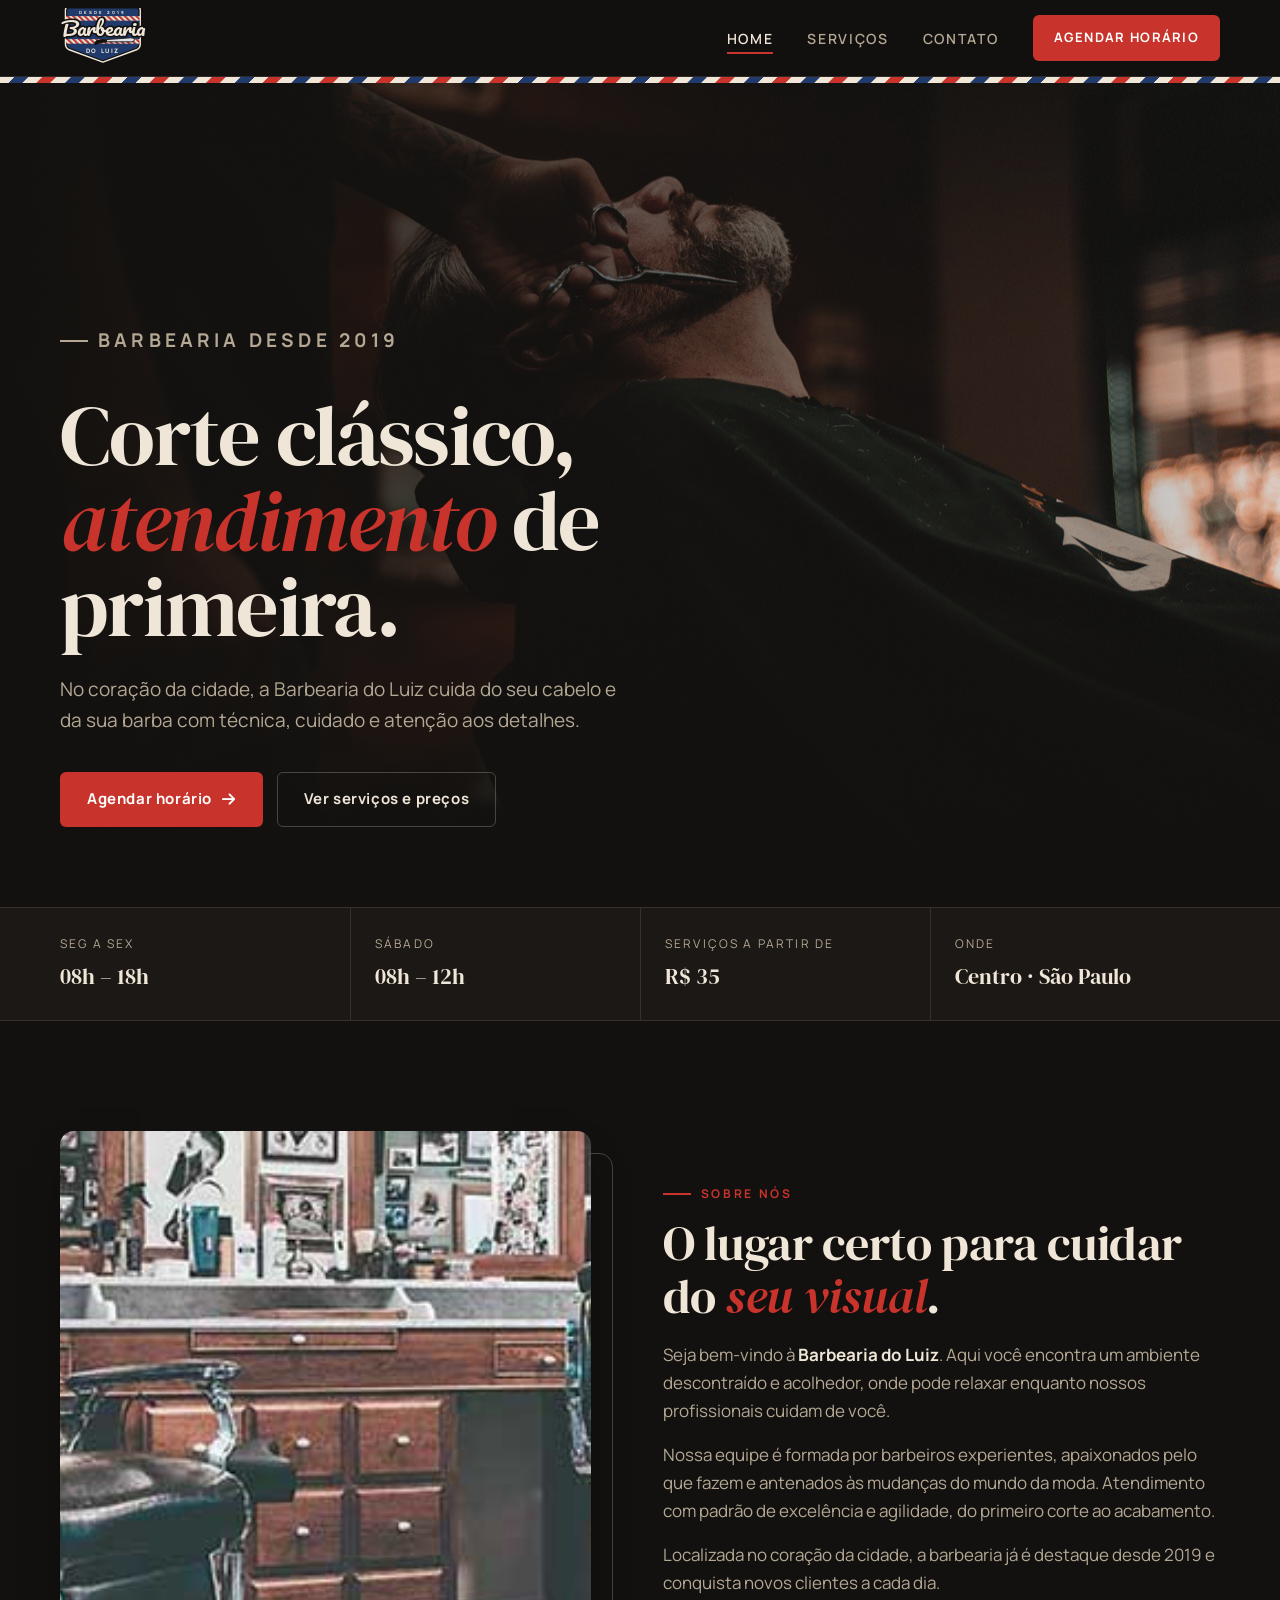
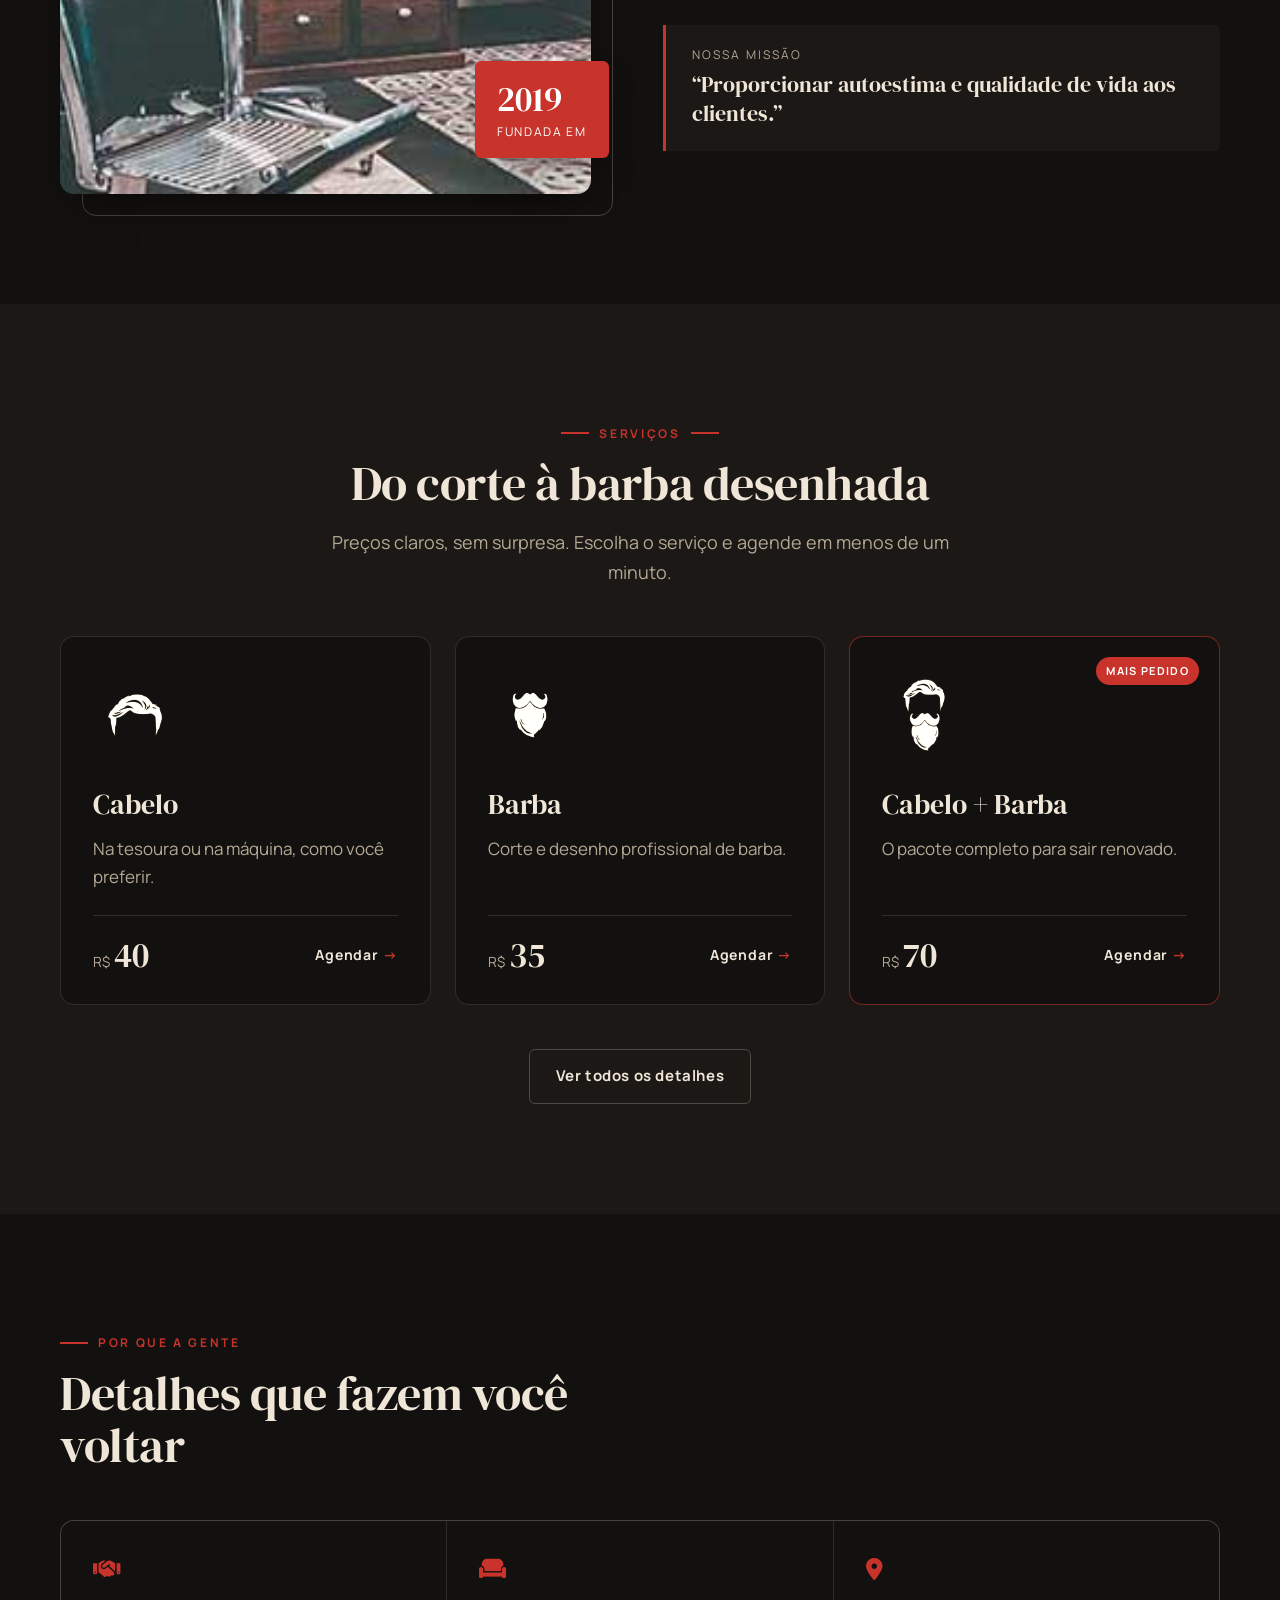
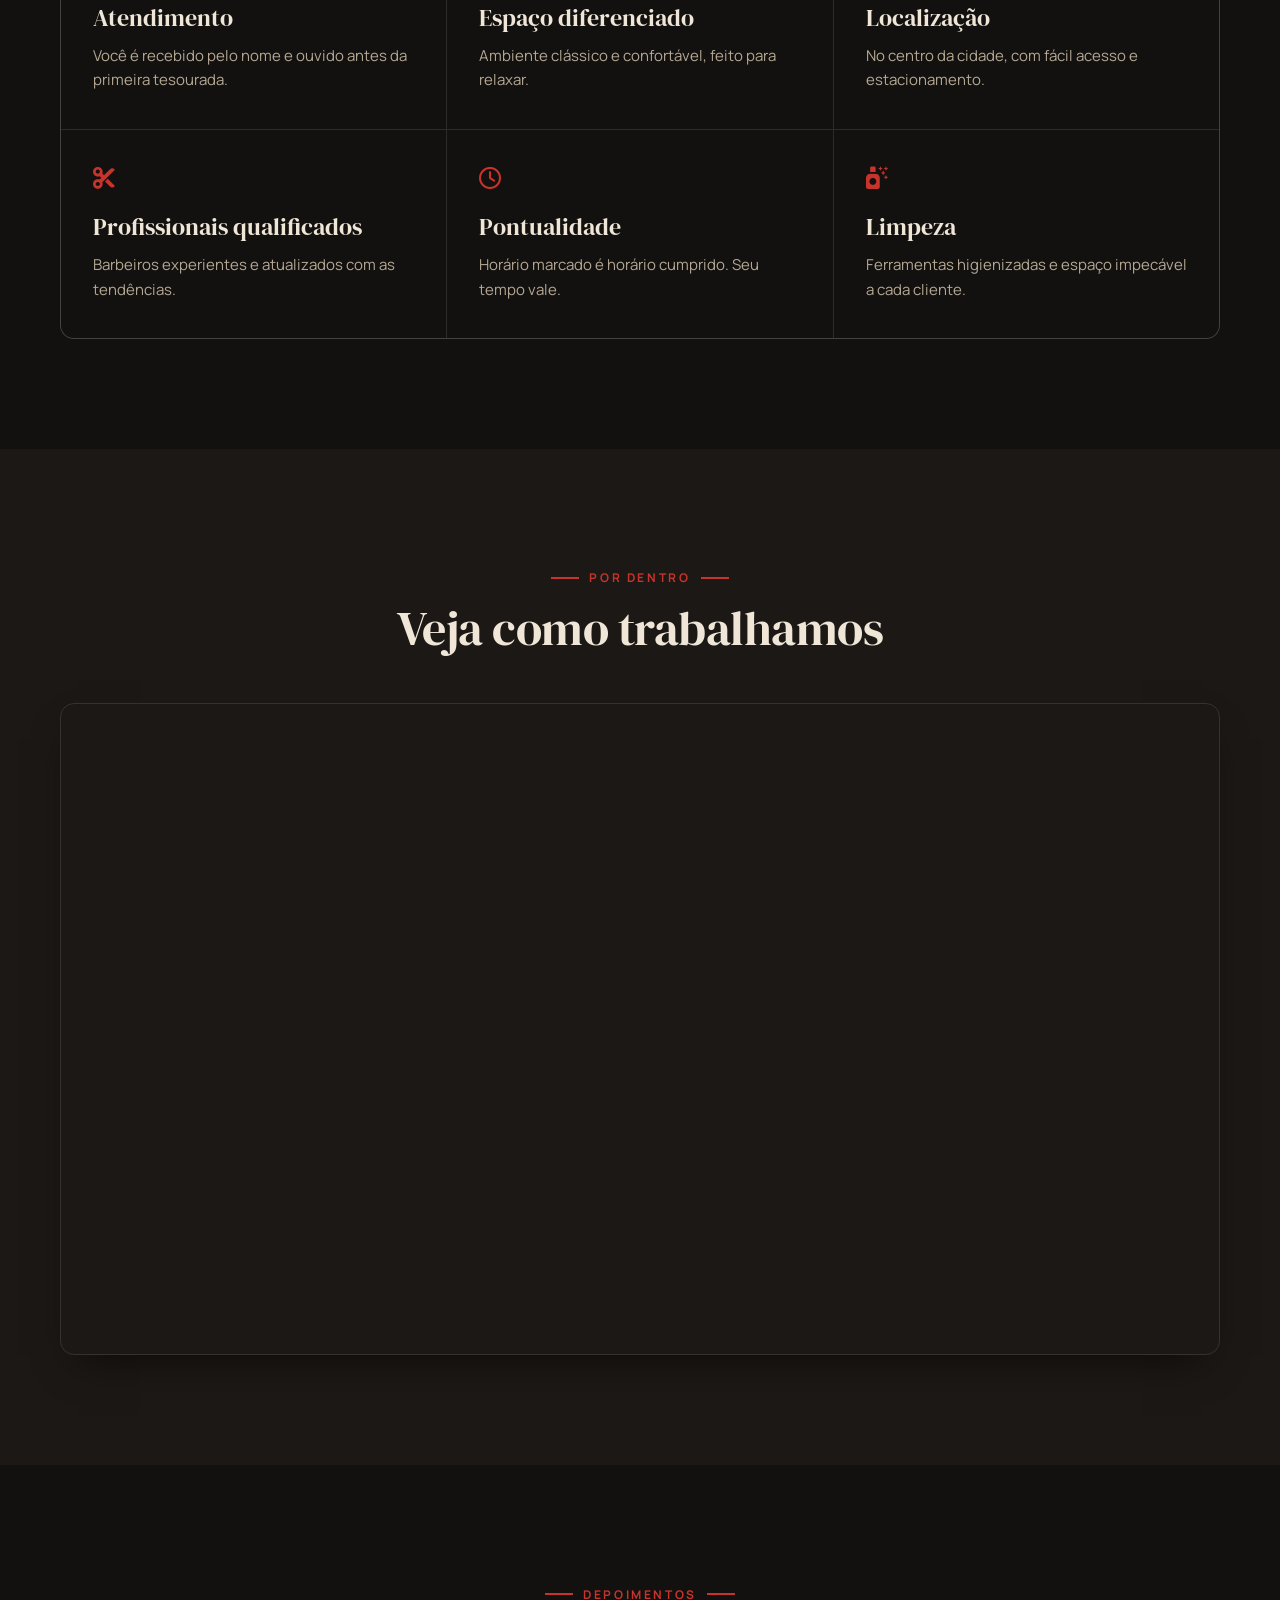
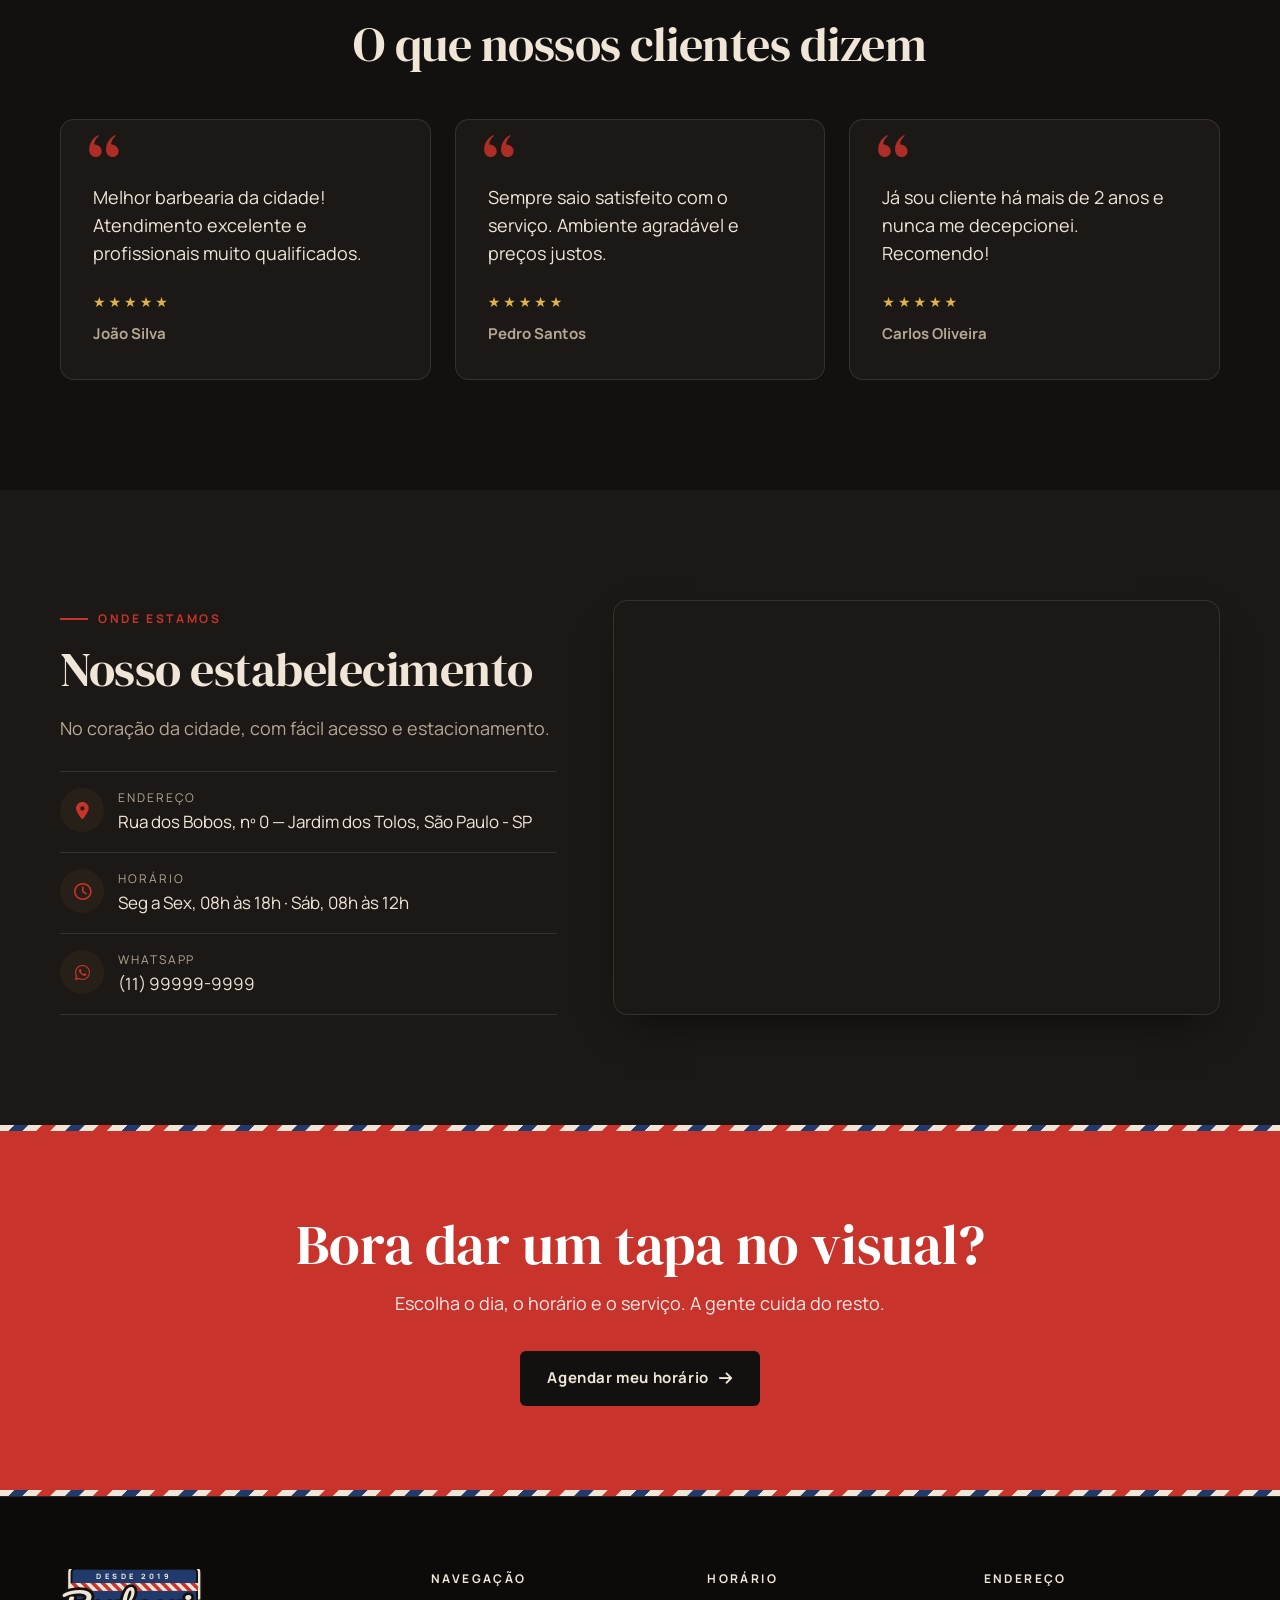
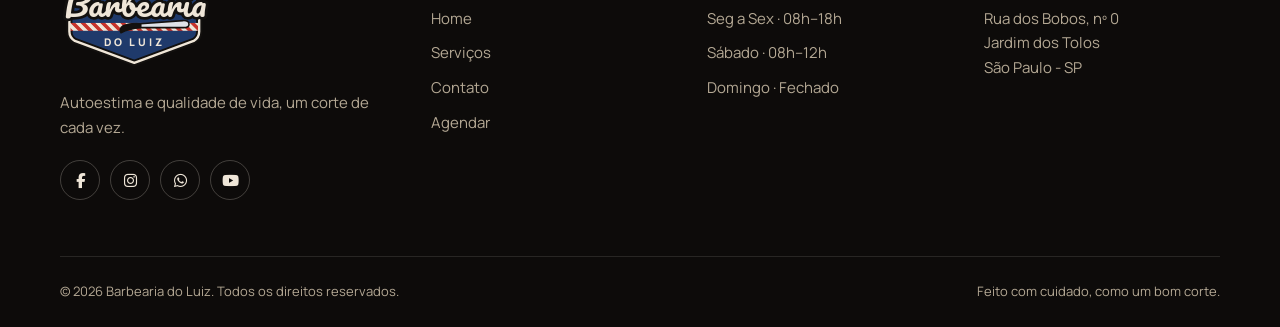
<file: index.html>
<!DOCTYPE html>
<html lang="pt-br">
<head>
  <meta charset="UTF-8" />
  <meta name="viewport" content="width=device-width, initial-scale=1.0" />
  <meta name="description" content="Barbearia do Luiz — cortes de cabelo, barba e atendimento de primeira no coração de São Paulo. Agende seu horário online." />
  <meta name="theme-color" content="#13110f" />
  <title>Barbearia do Luiz — Corte, barba e estilo</title>
  <link rel="icon" href="imagens/favicon.svg" type="image/svg+xml" />
  <link rel="preconnect" href="https://fonts.googleapis.com" />
  <link rel="preconnect" href="https://fonts.gstatic.com" crossorigin />
  <link href="https://fonts.googleapis.com/css2?family=DM+Serif+Display:ital@0;1&family=Manrope:wght@400;600;700;800&family=Pacifico&display=swap" rel="stylesheet" />
  <link rel="stylesheet" href="https://cdnjs.cloudflare.com/ajax/libs/font-awesome/6.5.2/css/all.min.css" />
  <link rel="stylesheet" href="reset.css" />
  <link rel="stylesheet" href="style.css?v=2" />
</head>
<body>
  <!-- Logo "Brasão clássico": definido uma vez e reaproveitado no cabeçalho e no rodapé -->
  <svg width="0" height="0" style="position:absolute" aria-hidden="true" focusable="false">
    <defs>
      <pattern id="logo-listras" width="18" height="18" patternUnits="userSpaceOnUse" patternTransform="rotate(-45)">
        <rect width="9" height="18" fill="#c8332b" />
        <rect x="9" width="9" height="18" fill="#efe6d8" />
      </pattern>
      <clipPath id="logo-recorte">
        <path d="M60 30H360Q376 30 376 46V196Q376 212 362 220L210 276 58 220Q44 212 44 196V46Q44 30 60 30Z" />
      </clipPath>
      <symbol id="logo-brasao" viewBox="10 18 400 266">
        <path d="M60 30H360Q376 30 376 46V196Q376 212 362 220L210 276 58 220Q44 212 44 196V46Q44 30 60 30Z" fill="#1f3a6b" stroke="#13110f" stroke-width="16" stroke-linejoin="round" />
        <g clip-path="url(#logo-recorte)">
          <rect x="0" y="72" width="420" height="20" fill="url(#logo-listras)" />
          <rect x="0" y="174" width="420" height="20" fill="url(#logo-listras)" />
        </g>
        <path d="M60 30H360Q376 30 376 46V196Q376 212 362 220L210 276 58 220Q44 212 44 196V46Q44 30 60 30Z" fill="none" stroke="#efe6d8" stroke-width="6" stroke-linejoin="round" />
        <text x="210" y="61" text-anchor="middle" font-family="Manrope, sans-serif" font-weight="800" font-size="19" letter-spacing="9" fill="#efe6d8">DESDE 2019</text>
        <text x="210" y="160" text-anchor="middle" font-family="Pacifico, cursive" font-size="82" textLength="372" lengthAdjust="spacingAndGlyphs" fill="#efe6d8" stroke="#13110f" stroke-width="14" stroke-linejoin="round" paint-order="stroke">Barbearia</text>
        <g stroke="#13110f" stroke-width="4" stroke-linejoin="round">
          <path d="M226 176 334 168Q350 167 350 177 350 186 336 186L226 186Z" fill="#dfe3e8" />
          <path d="M226 176V186Q196 188 176 199 170 189 182 181 200 174 226 176Z" fill="#13110f" />
        </g>
        <text x="210" y="234" text-anchor="middle" font-family="Manrope, sans-serif" font-weight="800" font-size="27" letter-spacing="7" fill="#efe6d8">DO LUIZ</text>
      </symbol>
    </defs>
  </svg>
  <a href="#conteudo" class="pular-conteudo">Pular para o conteúdo</a>

  <header class="topo">
    <div class="container">
      <a href="index.html" class="marca" aria-label="Barbearia do Luiz — página inicial">
        <svg class="logo" viewBox="10 18 400 266" role="img" aria-label="Barbearia do Luiz"><use href="#logo-brasao" /></svg>
      </a>
      <nav aria-label="Menu principal">
        <button class="menu-mobile" aria-label="Abrir menu" aria-expanded="false" aria-controls="menu">
          <span></span><span></span><span></span>
        </button>
        <ul class="menu" id="menu">
          <li><a href="index.html" aria-current="page">Home</a></li>
          <li><a href="produtos.html">Serviços</a></li>
          <li><a href="contato.html">Contato</a></li>
          <li><a href="agenda.html" class="botao botao-primario">Agendar horário</a></li>
        </ul>
      </nav>
    </div>
  </header>
  <div class="faixa-poste" aria-hidden="true"></div>

  <main id="conteudo">
    <!-- Hero -->
    <section class="hero">
      <div class="container">
        <div class="hero-conteudo">
          <p class="rotulo">Barbearia desde 2019</p>
          <h1>Corte clássico,<br /><em>atendimento</em> de primeira.</h1>
          <p>No coração da cidade, a Barbearia do Luiz cuida do seu cabelo e da sua barba com técnica, cuidado e atenção aos detalhes.</p>
          <div class="hero-acoes">
            <a href="agenda.html" class="botao botao-primario">Agendar horário <i class="fa-solid fa-arrow-right" aria-hidden="true"></i></a>
            <a href="produtos.html" class="botao botao-secundario">Ver serviços e preços</a>
          </div>
        </div>
      </div>
    </section>

    <!-- Informações rápidas -->
    <section class="info-rapida" aria-label="Informações rápidas">
      <div class="container">
        <ul>
          <li><span>Seg a Sex</span><strong>08h – 18h</strong></li>
          <li><span>Sábado</span><strong>08h – 12h</strong></li>
          <li><span>Serviços a partir de</span><strong>R$ 35</strong></li>
          <li><span>Onde</span><strong>Centro · São Paulo</strong></li>
        </ul>
      </div>
    </section>

    <!-- Sobre -->
    <section class="secao" id="sobre">
      <div class="container sobre">
        <div class="sobre-imagem revelar">
          <img src="imagens/banner.jpg" alt="Interior da Barbearia do Luiz com cadeiras clássicas de couro" loading="lazy" />
          <div class="selo"><strong>2019</strong><span>Fundada em</span></div>
        </div>
        <div class="revelar">
          <p class="rotulo">Sobre nós</p>
          <h2 class="titulo">O lugar certo para cuidar do <em>seu visual</em>.</h2>
          <div class="texto">
            <p>Seja bem-vindo à <strong>Barbearia do Luiz</strong>. Aqui você encontra um ambiente descontraído e acolhedor, onde pode relaxar enquanto nossos profissionais cuidam de você.</p>
            <p>Nossa equipe é formada por barbeiros experientes, apaixonados pelo que fazem e antenados às mudanças do mundo da moda. Atendimento com padrão de excelência e agilidade, do primeiro corte ao acabamento.</p>
            <p>Localizada no coração da cidade, a barbearia já é destaque desde 2019 e conquista novos clientes a cada dia.</p>
          </div>
          <blockquote class="missao">
            <span>Nossa missão</span>
            “Proporcionar autoestima e qualidade de vida aos clientes.”
          </blockquote>
        </div>
      </div>
    </section>

    <!-- Serviços -->
    <section class="secao secao-alt" id="servicos">
      <div class="container">
        <div class="cabecalho-secao centro revelar">
          <p class="rotulo">Serviços</p>
          <h2 class="titulo">Do corte à barba desenhada</h2>
          <p class="subtitulo">Preços claros, sem surpresa. Escolha o serviço e agende em menos de um minuto.</p>
        </div>
        <ul class="servicos">
          <li class="servico revelar">
            <img src="imagens/cabelo.jpg" alt="" class="servico-icone" />
            <h3>Cabelo</h3>
            <p>Na tesoura ou na máquina, como você preferir.</p>
            <div class="servico-rodape">
              <span class="preco"><small>R$</small>40</span>
              <a href="agenda.html?servico=cabelo" class="link-seta">Agendar</a>
            </div>
          </li>
          <li class="servico revelar">
            <img src="imagens/barba.jpg" alt="" class="servico-icone" />
            <h3>Barba</h3>
            <p>Corte e desenho profissional de barba.</p>
            <div class="servico-rodape">
              <span class="preco"><small>R$</small>35</span>
              <a href="agenda.html?servico=barba" class="link-seta">Agendar</a>
            </div>
          </li>
          <li class="servico servico-destaque revelar">
            <span class="etiqueta">Mais pedido</span>
            <img src="imagens/cabelo+barba.jpg" alt="" class="servico-icone" />
            <h3>Cabelo + Barba</h3>
            <p>O pacote completo para sair renovado.</p>
            <div class="servico-rodape">
              <span class="preco"><small>R$</small>70</span>
              <a href="agenda.html?servico=cabelo+barba" class="link-seta">Agendar</a>
            </div>
          </li>
        </ul>
        <div class="secao-rodape">
          <a href="produtos.html" class="botao botao-secundario">Ver todos os detalhes</a>
        </div>
      </div>
    </section>

    <!-- Benefícios -->
    <section class="secao" id="beneficios">
      <div class="container">
        <div class="cabecalho-secao revelar">
          <p class="rotulo">Por que a gente</p>
          <h2 class="titulo">Detalhes que fazem você voltar</h2>
        </div>
        <ul class="beneficios revelar">
          <li>
            <i class="fa-solid fa-handshake" aria-hidden="true"></i>
            <h3>Atendimento</h3>
            <p>Você é recebido pelo nome e ouvido antes da primeira tesourada.</p>
          </li>
          <li>
            <i class="fa-solid fa-couch" aria-hidden="true"></i>
            <h3>Espaço diferenciado</h3>
            <p>Ambiente clássico e confortável, feito para relaxar.</p>
          </li>
          <li>
            <i class="fa-solid fa-location-dot" aria-hidden="true"></i>
            <h3>Localização</h3>
            <p>No centro da cidade, com fácil acesso e estacionamento.</p>
          </li>
          <li>
            <i class="fa-solid fa-scissors" aria-hidden="true"></i>
            <h3>Profissionais qualificados</h3>
            <p>Barbeiros experientes e atualizados com as tendências.</p>
          </li>
          <li>
            <i class="fa-regular fa-clock" aria-hidden="true"></i>
            <h3>Pontualidade</h3>
            <p>Horário marcado é horário cumprido. Seu tempo vale.</p>
          </li>
          <li>
            <i class="fa-solid fa-spray-can-sparkles" aria-hidden="true"></i>
            <h3>Limpeza</h3>
            <p>Ferramentas higienizadas e espaço impecável a cada cliente.</p>
          </li>
        </ul>
      </div>
    </section>

    <!-- Vídeo -->
    <section class="secao secao-alt" id="video">
      <div class="container">
        <div class="cabecalho-secao centro revelar">
          <p class="rotulo">Por dentro</p>
          <h2 class="titulo">Veja como trabalhamos</h2>
        </div>
        <div class="video revelar">
          <iframe src="https://www.youtube.com/embed/wcVVXUV0YUY" title="Vídeo da Barbearia do Luiz" loading="lazy"
            allow="accelerometer; autoplay; encrypted-media; gyroscope; picture-in-picture" allowfullscreen></iframe>
        </div>
      </div>
    </section>

    <!-- Depoimentos -->
    <section class="secao" id="depoimentos">
      <div class="container">
        <div class="cabecalho-secao centro revelar">
          <p class="rotulo">Depoimentos</p>
          <h2 class="titulo">O que nossos clientes dizem</h2>
        </div>
        <div class="depoimentos">
          <figure class="depoimento revelar">
            <blockquote>Melhor barbearia da cidade! Atendimento excelente e profissionais muito qualificados.</blockquote>
            <figcaption>
              <div class="estrelas" aria-label="5 de 5 estrelas">★★★★★</div>
              <cite>João Silva</cite>
            </figcaption>
          </figure>
          <figure class="depoimento revelar">
            <blockquote>Sempre saio satisfeito com o serviço. Ambiente agradável e preços justos.</blockquote>
            <figcaption>
              <div class="estrelas" aria-label="5 de 5 estrelas">★★★★★</div>
              <cite>Pedro Santos</cite>
            </figcaption>
          </figure>
          <figure class="depoimento revelar">
            <blockquote>Já sou cliente há mais de 2 anos e nunca me decepcionei. Recomendo!</blockquote>
            <figcaption>
              <div class="estrelas" aria-label="5 de 5 estrelas">★★★★★</div>
              <cite>Carlos Oliveira</cite>
            </figcaption>
          </figure>
        </div>
      </div>
    </section>

    <!-- Localização -->
    <section class="secao secao-alt" id="localizacao">
      <div class="container local">
        <div class="revelar">
          <p class="rotulo">Onde estamos</p>
          <h2 class="titulo">Nosso estabelecimento</h2>
          <p class="subtitulo">No coração da cidade, com fácil acesso e estacionamento.</p>
          <ul class="lista-info">
            <li>
              <i class="fa-solid fa-location-dot" aria-hidden="true"></i>
              <div><span>Endereço</span>Rua dos Bobos, nº 0 — Jardim dos Tolos, São Paulo - SP</div>
            </li>
            <li>
              <i class="fa-regular fa-clock" aria-hidden="true"></i>
              <div><span>Horário</span>Seg a Sex, 08h às 18h · Sáb, 08h às 12h</div>
            </li>
            <li>
              <i class="fa-brands fa-whatsapp" aria-hidden="true"></i>
              <div><span>WhatsApp</span><a href="https://wa.me/5511999999999" target="_blank" rel="noopener">(11) 99999-9999</a></div>
            </li>
          </ul>
        </div>
        <div class="mapa revelar">
          <iframe
            src="https://www.google.com/maps/embed?pb=!1m18!1m12!1m3!1d3656.4483278365396!2d-46.63466568562861!3d-23.588249068469487!2m3!1f0!2f0!3f0!3m2!1i1024!2i768!4f13.1!3m3!1m2!1s0x94ce5a2b2ed7f3a1%3A0xab35da2f5ca62674!2sCaelum!5e0!3m2!1spt-BR!2sbr!4v1568814489656!5m2!1spt-BR!2sbr"
            title="Mapa com a localização da Barbearia do Luiz" loading="lazy" allowfullscreen></iframe>
        </div>
      </div>
    </section>

    <!-- Chamada final -->
    <section class="chamada">
      <div class="container">
        <h2>Bora dar um tapa no visual?</h2>
        <p>Escolha o dia, o horário e o serviço. A gente cuida do resto.</p>
        <a href="agenda.html" class="botao">Agendar meu horário <i class="fa-solid fa-arrow-right" aria-hidden="true"></i></a>
      </div>
    </section>
  </main>

  <footer class="rodape">
    <div class="container">
      <div class="rodape-grid">
        <div class="rodape-marca">
          <svg class="logo" viewBox="10 18 400 266" role="img" aria-label="Barbearia do Luiz"><use href="#logo-brasao" /></svg>
          <p>Autoestima e qualidade de vida, um corte de cada vez.</p>
          <div class="rodape-redes">
            <a href="https://facebook.com" target="_blank" rel="noopener" aria-label="Facebook"><i class="fa-brands fa-facebook-f"></i></a>
            <a href="https://instagram.com" target="_blank" rel="noopener" aria-label="Instagram"><i class="fa-brands fa-instagram"></i></a>
            <a href="https://wa.me/5511999999999" target="_blank" rel="noopener" aria-label="WhatsApp"><i class="fa-brands fa-whatsapp"></i></a>
            <a href="https://youtube.com" target="_blank" rel="noopener" aria-label="YouTube"><i class="fa-brands fa-youtube"></i></a>
          </div>
        </div>
        <div>
          <h4>Navegação</h4>
          <ul>
            <li><a href="index.html">Home</a></li>
            <li><a href="produtos.html">Serviços</a></li>
            <li><a href="contato.html">Contato</a></li>
            <li><a href="agenda.html">Agendar</a></li>
          </ul>
        </div>
        <div>
          <h4>Horário</h4>
          <ul>
            <li>Seg a Sex · 08h–18h</li>
            <li>Sábado · 08h–12h</li>
            <li>Domingo · Fechado</li>
          </ul>
        </div>
        <div>
          <h4>Endereço</h4>
          <p>Rua dos Bobos, nº 0<br />Jardim dos Tolos<br />São Paulo - SP</p>
        </div>
      </div>
      <div class="copyright">
        <p>© <span class="ano-atual">2026</span> Barbearia do Luiz. Todos os direitos reservados.</p>
        <p>Feito com cuidado, como um bom corte.</p>
      </div>
    </div>
  </footer>

  <button id="voltar-topo" aria-label="Voltar ao topo"><i class="fa-solid fa-arrow-up" aria-hidden="true"></i></button>

  <script src="script.js?v=2"></script>
</body>
</html>
</file>
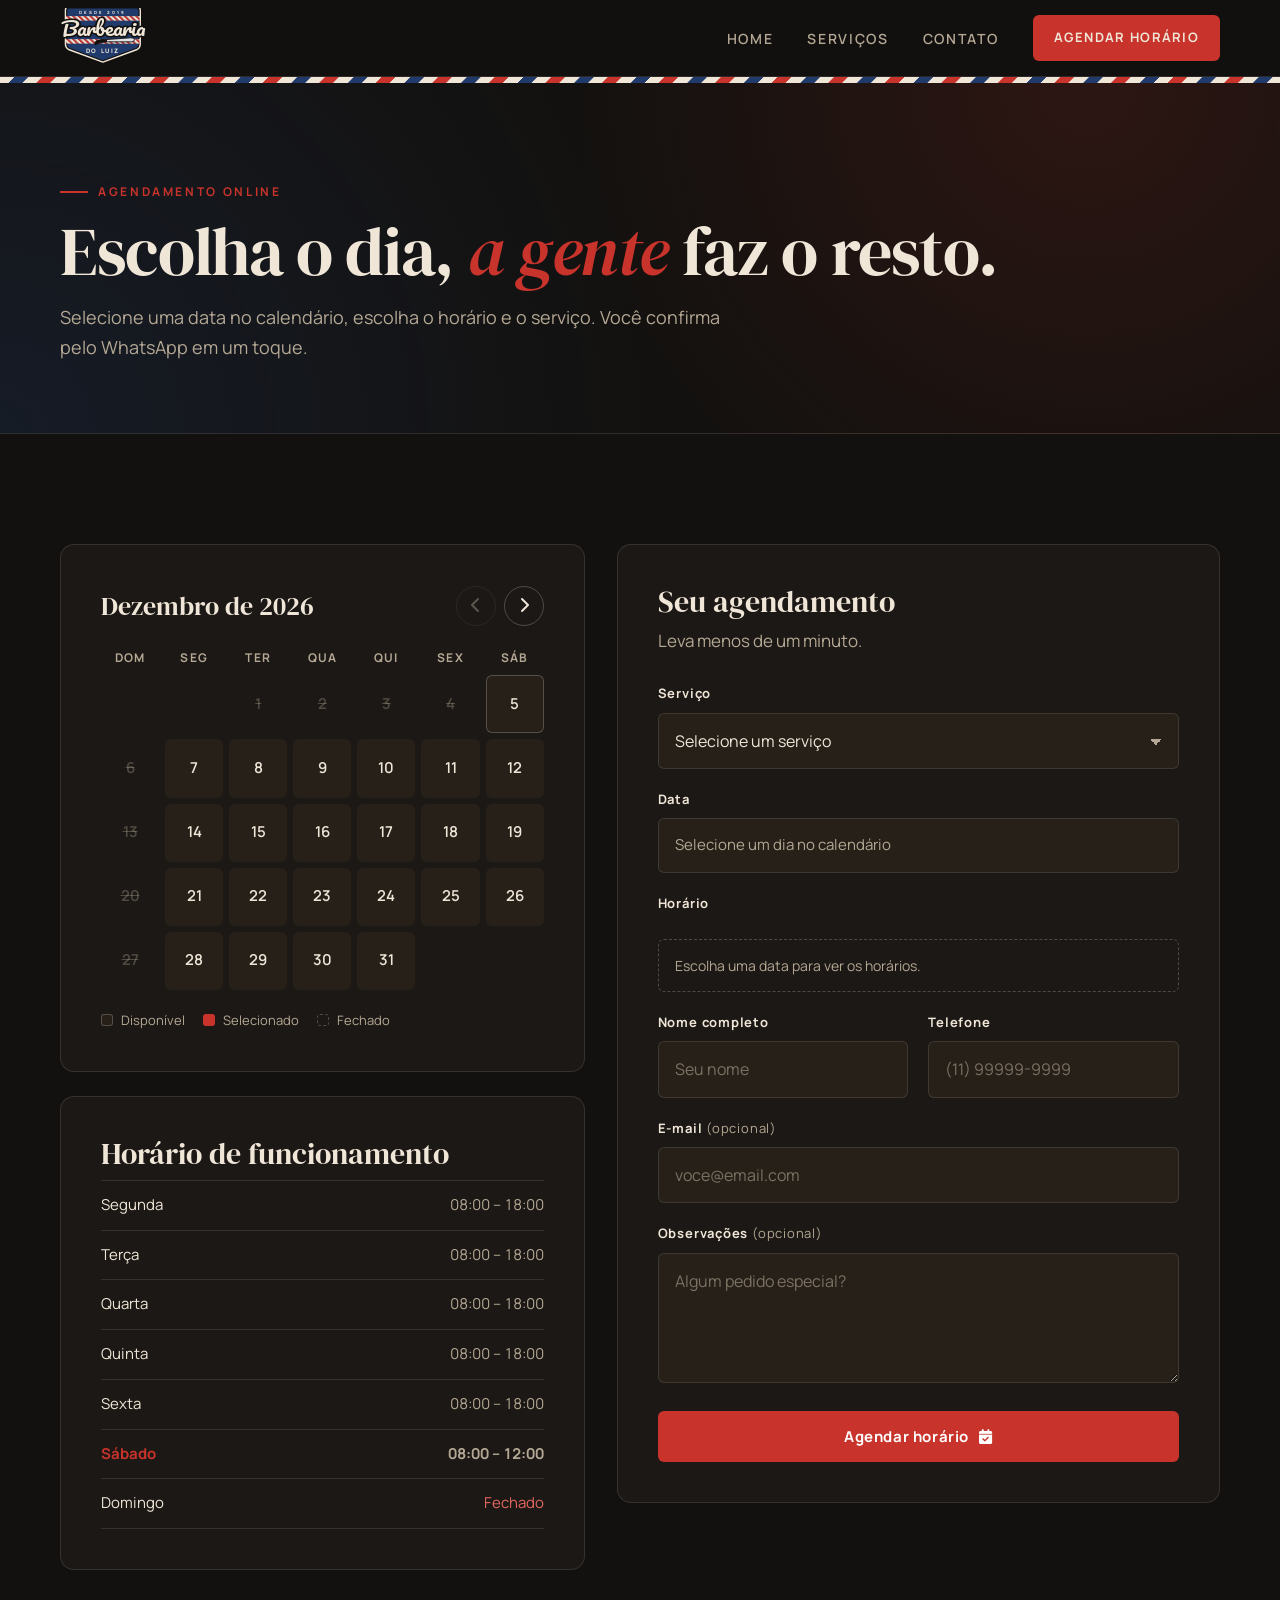
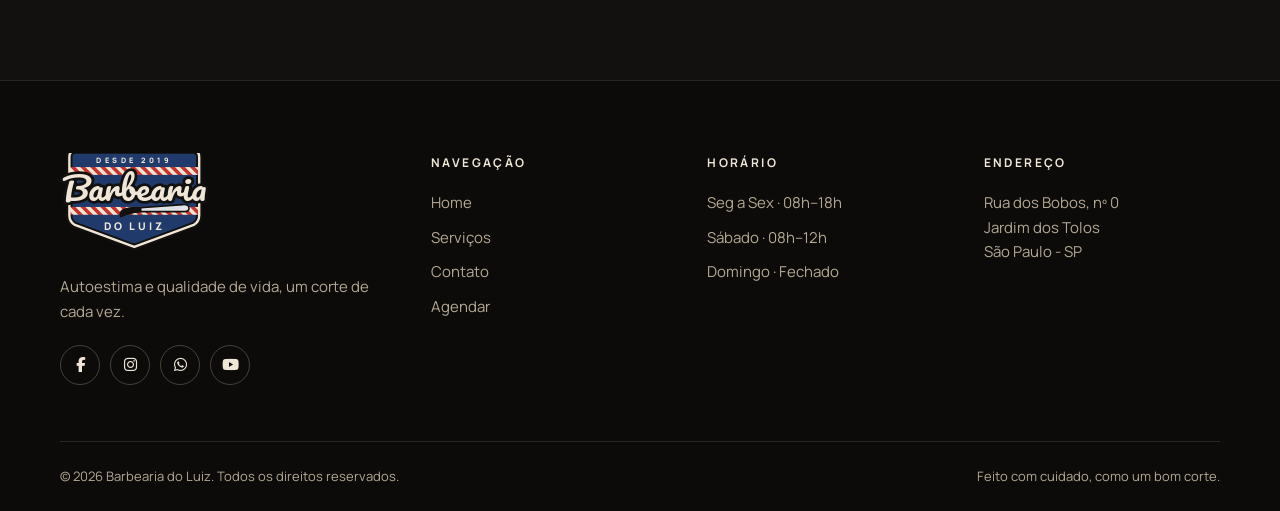
<file: agenda.html>
<!DOCTYPE html>
<html lang="pt-br">
<head>
  <meta charset="UTF-8" />
  <meta name="viewport" content="width=device-width, initial-scale=1.0" />
  <meta name="description" content="Agende seu corte ou barba na Barbearia do Luiz: escolha o dia, o horário e confirme pelo WhatsApp." />
  <meta name="theme-color" content="#13110f" />
  <title>Agendar horário — Barbearia do Luiz</title>
  <link rel="icon" href="imagens/favicon.svg" type="image/svg+xml" />
  <link rel="preconnect" href="https://fonts.googleapis.com" />
  <link rel="preconnect" href="https://fonts.gstatic.com" crossorigin />
  <link href="https://fonts.googleapis.com/css2?family=DM+Serif+Display:ital@0;1&family=Manrope:wght@400;600;700;800&family=Pacifico&display=swap" rel="stylesheet" />
  <link rel="stylesheet" href="https://cdnjs.cloudflare.com/ajax/libs/font-awesome/6.5.2/css/all.min.css" />
  <link rel="stylesheet" href="reset.css" />
  <link rel="stylesheet" href="style.css?v=2" />
</head>
<body>
  <!-- Logo "Brasão clássico": definido uma vez e reaproveitado no cabeçalho e no rodapé -->
  <svg width="0" height="0" style="position:absolute" aria-hidden="true" focusable="false">
    <defs>
      <pattern id="logo-listras" width="18" height="18" patternUnits="userSpaceOnUse" patternTransform="rotate(-45)">
        <rect width="9" height="18" fill="#c8332b" />
        <rect x="9" width="9" height="18" fill="#efe6d8" />
      </pattern>
      <clipPath id="logo-recorte">
        <path d="M60 30H360Q376 30 376 46V196Q376 212 362 220L210 276 58 220Q44 212 44 196V46Q44 30 60 30Z" />
      </clipPath>
      <symbol id="logo-brasao" viewBox="10 18 400 266">
        <path d="M60 30H360Q376 30 376 46V196Q376 212 362 220L210 276 58 220Q44 212 44 196V46Q44 30 60 30Z" fill="#1f3a6b" stroke="#13110f" stroke-width="16" stroke-linejoin="round" />
        <g clip-path="url(#logo-recorte)">
          <rect x="0" y="72" width="420" height="20" fill="url(#logo-listras)" />
          <rect x="0" y="174" width="420" height="20" fill="url(#logo-listras)" />
        </g>
        <path d="M60 30H360Q376 30 376 46V196Q376 212 362 220L210 276 58 220Q44 212 44 196V46Q44 30 60 30Z" fill="none" stroke="#efe6d8" stroke-width="6" stroke-linejoin="round" />
        <text x="210" y="61" text-anchor="middle" font-family="Manrope, sans-serif" font-weight="800" font-size="19" letter-spacing="9" fill="#efe6d8">DESDE 2019</text>
        <text x="210" y="160" text-anchor="middle" font-family="Pacifico, cursive" font-size="82" textLength="372" lengthAdjust="spacingAndGlyphs" fill="#efe6d8" stroke="#13110f" stroke-width="14" stroke-linejoin="round" paint-order="stroke">Barbearia</text>
        <g stroke="#13110f" stroke-width="4" stroke-linejoin="round">
          <path d="M226 176 334 168Q350 167 350 177 350 186 336 186L226 186Z" fill="#dfe3e8" />
          <path d="M226 176V186Q196 188 176 199 170 189 182 181 200 174 226 176Z" fill="#13110f" />
        </g>
        <text x="210" y="234" text-anchor="middle" font-family="Manrope, sans-serif" font-weight="800" font-size="27" letter-spacing="7" fill="#efe6d8">DO LUIZ</text>
      </symbol>
    </defs>
  </svg>
  <a href="#conteudo" class="pular-conteudo">Pular para o conteúdo</a>

  <header class="topo">
    <div class="container">
      <a href="index.html" class="marca" aria-label="Barbearia do Luiz — página inicial">
        <svg class="logo" viewBox="10 18 400 266" role="img" aria-label="Barbearia do Luiz"><use href="#logo-brasao" /></svg>
      </a>
      <nav aria-label="Menu principal">
        <button class="menu-mobile" aria-label="Abrir menu" aria-expanded="false" aria-controls="menu">
          <span></span><span></span><span></span>
        </button>
        <ul class="menu" id="menu">
          <li><a href="index.html">Home</a></li>
          <li><a href="produtos.html">Serviços</a></li>
          <li><a href="contato.html">Contato</a></li>
          <li><a href="agenda.html" class="botao botao-primario" aria-current="page">Agendar horário</a></li>
        </ul>
      </nav>
    </div>
  </header>
  <div class="faixa-poste" aria-hidden="true"></div>

  <main id="conteudo">
    <section class="cabecalho-pagina">
      <div class="container">
        <p class="rotulo">Agendamento online</p>
        <h1>Escolha o dia, <em>a gente</em> faz o resto.</h1>
        <p class="subtitulo">Selecione uma data no calendário, escolha o horário e o serviço. Você confirma pelo WhatsApp em um toque.</p>
      </div>
    </section>

    <section class="secao">
      <div class="container agenda-grid">
        <div class="agenda-lateral">
          <div class="cartao revelar" id="calendario">
            <div class="calendario-topo">
              <h3 id="calendario-titulo" aria-live="polite">Mês</h3>
              <div class="calendario-nav">
                <button type="button" id="mes-anterior" aria-label="Mês anterior"><i class="fa-solid fa-chevron-left" aria-hidden="true"></i></button>
                <button type="button" id="mes-seguinte" aria-label="Próximo mês"><i class="fa-solid fa-chevron-right" aria-hidden="true"></i></button>
              </div>
            </div>
            <div class="dias-semana" aria-hidden="true">
              <div>Dom</div><div>Seg</div><div>Ter</div><div>Qua</div><div>Qui</div><div>Sex</div><div>Sáb</div>
            </div>
            <div class="dias" id="calendario-dias"></div>
            <div class="legenda">
              <span class="l-disponivel">Disponível</span>
              <span class="l-selecionado">Selecionado</span>
              <span class="l-fechado">Fechado</span>
            </div>
          </div>

          <div class="cartao revelar">
            <h2>Horário de funcionamento</h2>
            <ul class="horarios" id="lista-horarios">
              <li data-dia="1"><span>Segunda</span><span>08:00 – 18:00</span></li>
              <li data-dia="2"><span>Terça</span><span>08:00 – 18:00</span></li>
              <li data-dia="3"><span>Quarta</span><span>08:00 – 18:00</span></li>
              <li data-dia="4"><span>Quinta</span><span>08:00 – 18:00</span></li>
              <li data-dia="5"><span>Sexta</span><span>08:00 – 18:00</span></li>
              <li data-dia="6"><span>Sábado</span><span>08:00 – 12:00</span></li>
              <li data-dia="0" class="fechado"><span>Domingo</span><span>Fechado</span></li>
            </ul>
          </div>
        </div>

        <form id="formulario-agenda" class="cartao revelar" novalidate>
          <h2>Seu agendamento</h2>
          <p>Leva menos de um minuto.</p>

          <div class="campos">
            <div class="campo campo-inteiro">
              <label for="servico">Serviço</label>
              <select id="servico" name="servico" class="input-padrao" required>
                <option value="">Selecione um serviço</option>
                <option value="cabelo">Corte de cabelo — R$ 40,00</option>
                <option value="barba">Barba — R$ 35,00</option>
                <option value="cabelo+barba">Cabelo + Barba — R$ 70,00</option>
              </select>
              <span class="erro-mensagem" aria-live="polite"></span>
            </div>

            <div class="campo campo-inteiro">
              <label id="rotulo-data">Data</label>
              <div class="resumo-data vazio" id="data-resumo" aria-labelledby="rotulo-data">Selecione um dia no calendário</div>
              <input type="hidden" id="data" name="data" required />
              <span class="erro-mensagem" aria-live="polite"></span>
            </div>

            <fieldset class="campo campo-inteiro opcoes">
              <legend>Horário</legend>
              <div class="slots" id="slots"></div>
              <p class="slots-vazio" id="slots-vazio">Escolha uma data para ver os horários.</p>
              <span class="erro-mensagem" aria-live="polite"></span>
            </fieldset>

            <div class="campo">
              <label for="nome">Nome completo</label>
              <input type="text" id="nome" name="nome" class="input-padrao" placeholder="Seu nome" autocomplete="name" required minlength="3" />
              <span class="erro-mensagem" aria-live="polite"></span>
            </div>
            <div class="campo">
              <label for="telefone">Telefone</label>
              <input type="tel" id="telefone" name="telefone" class="input-padrao" placeholder="(11) 99999-9999" autocomplete="tel" inputmode="numeric" required data-mascara="telefone" />
              <span class="erro-mensagem" aria-live="polite"></span>
            </div>
            <div class="campo campo-inteiro">
              <label for="email">E-mail <span class="opcional">(opcional)</span></label>
              <input type="email" id="email" name="email" class="input-padrao" placeholder="voce@email.com" autocomplete="email" />
              <span class="erro-mensagem" aria-live="polite"></span>
            </div>
            <div class="campo campo-inteiro">
              <label for="observacoes">Observações <span class="opcional">(opcional)</span></label>
              <textarea id="observacoes" name="observacoes" class="input-padrao" rows="3" placeholder="Algum pedido especial?"></textarea>
            </div>
          </div>

          <div class="form-acoes">
            <button type="submit" class="botao botao-primario botao-largo">Agendar horário <i class="fa-solid fa-calendar-check" aria-hidden="true"></i></button>
          </div>

          <div class="aviso" role="status" aria-live="polite">
            <strong><i class="fa-solid fa-circle-check" aria-hidden="true"></i> Quase lá!</strong>
            <p id="aviso-resumo">Confirme seu horário pelo WhatsApp. A mensagem já vai preenchida.</p>
            <a href="#" class="botao botao-whatsapp" target="_blank" rel="noopener" data-whatsapp><i class="fa-brands fa-whatsapp" aria-hidden="true"></i> Confirmar pelo WhatsApp</a>
          </div>
        </form>
      </div>
    </section>
  </main>

  <footer class="rodape">
    <div class="container">
      <div class="rodape-grid">
        <div class="rodape-marca">
          <svg class="logo" viewBox="10 18 400 266" role="img" aria-label="Barbearia do Luiz"><use href="#logo-brasao" /></svg>
          <p>Autoestima e qualidade de vida, um corte de cada vez.</p>
          <div class="rodape-redes">
            <a href="https://facebook.com" target="_blank" rel="noopener" aria-label="Facebook"><i class="fa-brands fa-facebook-f"></i></a>
            <a href="https://instagram.com" target="_blank" rel="noopener" aria-label="Instagram"><i class="fa-brands fa-instagram"></i></a>
            <a href="https://wa.me/5511999999999" target="_blank" rel="noopener" aria-label="WhatsApp"><i class="fa-brands fa-whatsapp"></i></a>
            <a href="https://youtube.com" target="_blank" rel="noopener" aria-label="YouTube"><i class="fa-brands fa-youtube"></i></a>
          </div>
        </div>
        <div>
          <h4>Navegação</h4>
          <ul>
            <li><a href="index.html">Home</a></li>
            <li><a href="produtos.html">Serviços</a></li>
            <li><a href="contato.html">Contato</a></li>
            <li><a href="agenda.html">Agendar</a></li>
          </ul>
        </div>
        <div>
          <h4>Horário</h4>
          <ul>
            <li>Seg a Sex · 08h–18h</li>
            <li>Sábado · 08h–12h</li>
            <li>Domingo · Fechado</li>
          </ul>
        </div>
        <div>
          <h4>Endereço</h4>
          <p>Rua dos Bobos, nº 0<br />Jardim dos Tolos<br />São Paulo - SP</p>
        </div>
      </div>
      <div class="copyright">
        <p>© <span class="ano-atual">2026</span> Barbearia do Luiz. Todos os direitos reservados.</p>
        <p>Feito com cuidado, como um bom corte.</p>
      </div>
    </div>
  </footer>

  <button id="voltar-topo" aria-label="Voltar ao topo"><i class="fa-solid fa-arrow-up" aria-hidden="true"></i></button>

  <script src="script.js?v=2"></script>
</body>
</html>
</file>
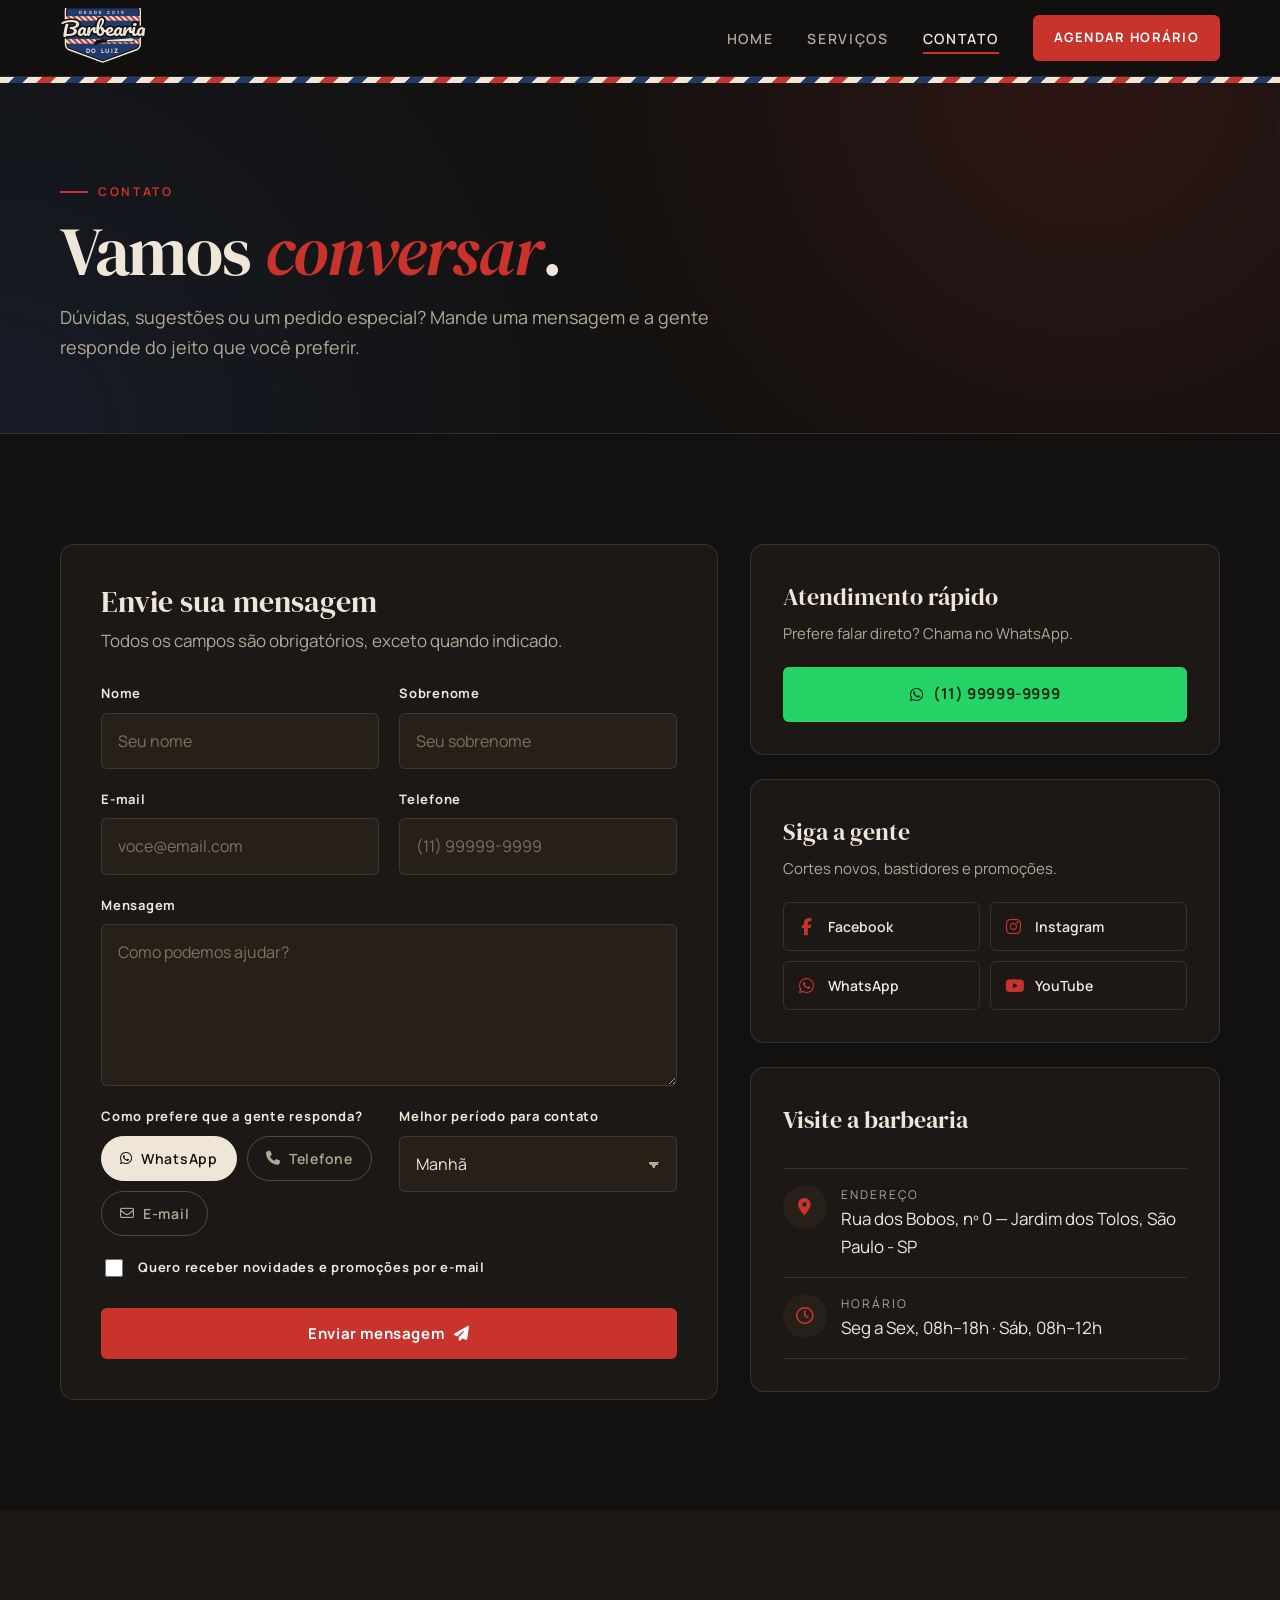
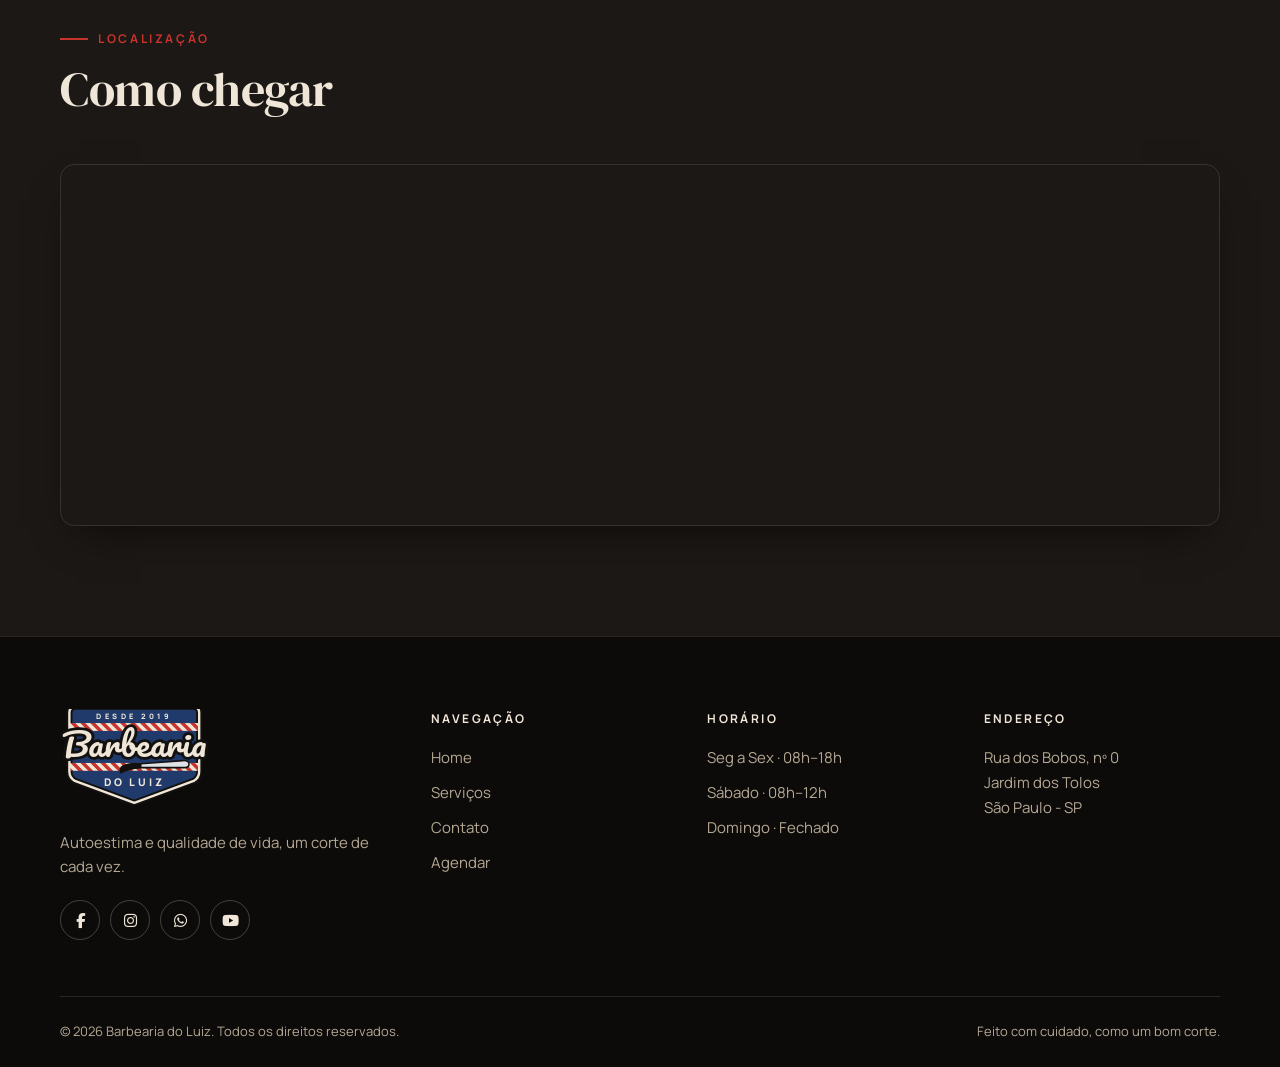
<file: contato.html>
<!DOCTYPE html>
<html lang="pt-br">
<head>
  <meta charset="UTF-8" />
  <meta name="viewport" content="width=device-width, initial-scale=1.0" />
  <meta name="description" content="Fale com a Barbearia do Luiz pelo formulário, WhatsApp ou redes sociais." />
  <meta name="theme-color" content="#13110f" />
  <title>Contato — Barbearia do Luiz</title>
  <link rel="icon" href="imagens/favicon.svg" type="image/svg+xml" />
  <link rel="preconnect" href="https://fonts.googleapis.com" />
  <link rel="preconnect" href="https://fonts.gstatic.com" crossorigin />
  <link href="https://fonts.googleapis.com/css2?family=DM+Serif+Display:ital@0;1&family=Manrope:wght@400;600;700;800&family=Pacifico&display=swap" rel="stylesheet" />
  <link rel="stylesheet" href="https://cdnjs.cloudflare.com/ajax/libs/font-awesome/6.5.2/css/all.min.css" />
  <link rel="stylesheet" href="reset.css" />
  <link rel="stylesheet" href="style.css?v=2" />
</head>
<body>
  <!-- Logo "Brasão clássico": definido uma vez e reaproveitado no cabeçalho e no rodapé -->
  <svg width="0" height="0" style="position:absolute" aria-hidden="true" focusable="false">
    <defs>
      <pattern id="logo-listras" width="18" height="18" patternUnits="userSpaceOnUse" patternTransform="rotate(-45)">
        <rect width="9" height="18" fill="#c8332b" />
        <rect x="9" width="9" height="18" fill="#efe6d8" />
      </pattern>
      <clipPath id="logo-recorte">
        <path d="M60 30H360Q376 30 376 46V196Q376 212 362 220L210 276 58 220Q44 212 44 196V46Q44 30 60 30Z" />
      </clipPath>
      <symbol id="logo-brasao" viewBox="10 18 400 266">
        <path d="M60 30H360Q376 30 376 46V196Q376 212 362 220L210 276 58 220Q44 212 44 196V46Q44 30 60 30Z" fill="#1f3a6b" stroke="#13110f" stroke-width="16" stroke-linejoin="round" />
        <g clip-path="url(#logo-recorte)">
          <rect x="0" y="72" width="420" height="20" fill="url(#logo-listras)" />
          <rect x="0" y="174" width="420" height="20" fill="url(#logo-listras)" />
        </g>
        <path d="M60 30H360Q376 30 376 46V196Q376 212 362 220L210 276 58 220Q44 212 44 196V46Q44 30 60 30Z" fill="none" stroke="#efe6d8" stroke-width="6" stroke-linejoin="round" />
        <text x="210" y="61" text-anchor="middle" font-family="Manrope, sans-serif" font-weight="800" font-size="19" letter-spacing="9" fill="#efe6d8">DESDE 2019</text>
        <text x="210" y="160" text-anchor="middle" font-family="Pacifico, cursive" font-size="82" textLength="372" lengthAdjust="spacingAndGlyphs" fill="#efe6d8" stroke="#13110f" stroke-width="14" stroke-linejoin="round" paint-order="stroke">Barbearia</text>
        <g stroke="#13110f" stroke-width="4" stroke-linejoin="round">
          <path d="M226 176 334 168Q350 167 350 177 350 186 336 186L226 186Z" fill="#dfe3e8" />
          <path d="M226 176V186Q196 188 176 199 170 189 182 181 200 174 226 176Z" fill="#13110f" />
        </g>
        <text x="210" y="234" text-anchor="middle" font-family="Manrope, sans-serif" font-weight="800" font-size="27" letter-spacing="7" fill="#efe6d8">DO LUIZ</text>
      </symbol>
    </defs>
  </svg>
  <a href="#conteudo" class="pular-conteudo">Pular para o conteúdo</a>

  <header class="topo">
    <div class="container">
      <a href="index.html" class="marca" aria-label="Barbearia do Luiz — página inicial">
        <svg class="logo" viewBox="10 18 400 266" role="img" aria-label="Barbearia do Luiz"><use href="#logo-brasao" /></svg>
      </a>
      <nav aria-label="Menu principal">
        <button class="menu-mobile" aria-label="Abrir menu" aria-expanded="false" aria-controls="menu">
          <span></span><span></span><span></span>
        </button>
        <ul class="menu" id="menu">
          <li><a href="index.html">Home</a></li>
          <li><a href="produtos.html">Serviços</a></li>
          <li><a href="contato.html" aria-current="page">Contato</a></li>
          <li><a href="agenda.html" class="botao botao-primario">Agendar horário</a></li>
        </ul>
      </nav>
    </div>
  </header>
  <div class="faixa-poste" aria-hidden="true"></div>

  <main id="conteudo">
    <section class="cabecalho-pagina">
      <div class="container">
        <p class="rotulo">Contato</p>
        <h1>Vamos <em>conversar</em>.</h1>
        <p class="subtitulo">Dúvidas, sugestões ou um pedido especial? Mande uma mensagem e a gente responde do jeito que você preferir.</p>
      </div>
    </section>

    <section class="secao">
      <div class="container contato-grid">
        <form id="formulario-contato" class="cartao revelar" novalidate>
          <h2>Envie sua mensagem</h2>
          <p>Todos os campos são obrigatórios, exceto quando indicado.</p>

          <div class="campos">
            <div class="campo">
              <label for="nome">Nome</label>
              <input type="text" id="nome" name="nome" class="input-padrao" placeholder="Seu nome" autocomplete="given-name" required minlength="3" />
              <span class="erro-mensagem" aria-live="polite"></span>
            </div>
            <div class="campo">
              <label for="sobrenome">Sobrenome</label>
              <input type="text" id="sobrenome" name="sobrenome" class="input-padrao" placeholder="Seu sobrenome" autocomplete="family-name" required minlength="2" />
              <span class="erro-mensagem" aria-live="polite"></span>
            </div>
            <div class="campo">
              <label for="email">E-mail</label>
              <input type="email" id="email" name="email" class="input-padrao" placeholder="voce@email.com" autocomplete="email" required />
              <span class="erro-mensagem" aria-live="polite"></span>
            </div>
            <div class="campo">
              <label for="telefone">Telefone</label>
              <input type="tel" id="telefone" name="telefone" class="input-padrao" placeholder="(11) 99999-9999" autocomplete="tel" inputmode="numeric" required data-mascara="telefone" />
              <span class="erro-mensagem" aria-live="polite"></span>
            </div>
            <div class="campo campo-inteiro">
              <label for="mensagem">Mensagem</label>
              <textarea id="mensagem" name="mensagem" class="input-padrao" rows="5" placeholder="Como podemos ajudar?" required minlength="10"></textarea>
              <span class="erro-mensagem" aria-live="polite"></span>
            </div>

            <fieldset class="campo opcoes">
              <legend>Como prefere que a gente responda?</legend>
              <div class="opcoes-lista">
                <label class="opcao"><input type="radio" name="contato" value="WhatsApp" checked /><span><i class="fa-brands fa-whatsapp" aria-hidden="true"></i> WhatsApp</span></label>
                <label class="opcao"><input type="radio" name="contato" value="Telefone" /><span><i class="fa-solid fa-phone" aria-hidden="true"></i> Telefone</span></label>
                <label class="opcao"><input type="radio" name="contato" value="E-mail" /><span><i class="fa-regular fa-envelope" aria-hidden="true"></i> E-mail</span></label>
              </div>
            </fieldset>

            <div class="campo">
              <label for="periodo">Melhor período para contato</label>
              <select id="periodo" name="periodo" class="input-padrao">
                <option value="Manhã">Manhã</option>
                <option value="Tarde">Tarde</option>
                <option value="Noite">Noite</option>
              </select>
            </div>

            <div class="campo campo-inteiro">
              <label class="checkbox"><input type="checkbox" name="receber-email" /> Quero receber novidades e promoções por e-mail</label>
            </div>
          </div>

          <div class="form-acoes">
            <button type="submit" class="botao botao-primario botao-largo">Enviar mensagem <i class="fa-solid fa-paper-plane" aria-hidden="true"></i></button>
          </div>

          <div class="aviso" role="status" aria-live="polite">
            <strong><i class="fa-solid fa-circle-check" aria-hidden="true"></i> Mensagem pronta!</strong>
            <p>Obrigado pelo contato. Para uma resposta mais rápida, envie também pelo WhatsApp — a mensagem já vai preenchida.</p>
            <a href="#" class="botao botao-whatsapp" target="_blank" rel="noopener" data-whatsapp><i class="fa-brands fa-whatsapp" aria-hidden="true"></i> Enviar pelo WhatsApp</a>
          </div>
        </form>

        <aside class="contato-lateral">
          <div class="cartao revelar">
            <h3>Atendimento rápido</h3>
            <p>Prefere falar direto? Chama no WhatsApp.</p>
            <a href="https://wa.me/5511999999999" class="botao botao-whatsapp botao-largo" target="_blank" rel="noopener"><i class="fa-brands fa-whatsapp" aria-hidden="true"></i> (11) 99999-9999</a>
          </div>
          <div class="cartao revelar">
            <h3>Siga a gente</h3>
            <p>Cortes novos, bastidores e promoções.</p>
            <div class="redes">
              <a href="https://facebook.com" target="_blank" rel="noopener" class="rede-social"><i class="fa-brands fa-facebook-f" aria-hidden="true"></i> Facebook</a>
              <a href="https://instagram.com" target="_blank" rel="noopener" class="rede-social"><i class="fa-brands fa-instagram" aria-hidden="true"></i> Instagram</a>
              <a href="https://wa.me/5511999999999" target="_blank" rel="noopener" class="rede-social"><i class="fa-brands fa-whatsapp" aria-hidden="true"></i> WhatsApp</a>
              <a href="https://youtube.com" target="_blank" rel="noopener" class="rede-social"><i class="fa-brands fa-youtube" aria-hidden="true"></i> YouTube</a>
            </div>
          </div>
          <div class="cartao revelar">
            <h3>Visite a barbearia</h3>
            <ul class="lista-info">
              <li><i class="fa-solid fa-location-dot" aria-hidden="true"></i><div><span>Endereço</span>Rua dos Bobos, nº 0 — Jardim dos Tolos, São Paulo - SP</div></li>
              <li><i class="fa-regular fa-clock" aria-hidden="true"></i><div><span>Horário</span>Seg a Sex, 08h–18h · Sáb, 08h–12h</div></li>
            </ul>
          </div>
        </aside>
      </div>
    </section>

    <section class="secao secao-alt">
      <div class="container">
        <div class="cabecalho-secao revelar">
          <p class="rotulo">Localização</p>
          <h2 class="titulo">Como chegar</h2>
        </div>
        <div class="mapa revelar">
          <iframe
            src="https://www.google.com/maps/embed?pb=!1m18!1m12!1m3!1d3656.4483278365396!2d-46.63466568562861!3d-23.588249068469487!2m3!1f0!2f0!3f0!3m2!1i1024!2i768!4f13.1!3m3!1m2!1s0x94ce5a2b2ed7f3a1%3A0xab35da2f5ca62674!2sCaelum!5e0!3m2!1spt-BR!2sbr!4v1568814489656!5m2!1spt-BR!2sbr"
            title="Mapa com a localização da Barbearia do Luiz" loading="lazy" allowfullscreen></iframe>
        </div>
      </div>
    </section>
  </main>

  <footer class="rodape">
    <div class="container">
      <div class="rodape-grid">
        <div class="rodape-marca">
          <svg class="logo" viewBox="10 18 400 266" role="img" aria-label="Barbearia do Luiz"><use href="#logo-brasao" /></svg>
          <p>Autoestima e qualidade de vida, um corte de cada vez.</p>
          <div class="rodape-redes">
            <a href="https://facebook.com" target="_blank" rel="noopener" aria-label="Facebook"><i class="fa-brands fa-facebook-f"></i></a>
            <a href="https://instagram.com" target="_blank" rel="noopener" aria-label="Instagram"><i class="fa-brands fa-instagram"></i></a>
            <a href="https://wa.me/5511999999999" target="_blank" rel="noopener" aria-label="WhatsApp"><i class="fa-brands fa-whatsapp"></i></a>
            <a href="https://youtube.com" target="_blank" rel="noopener" aria-label="YouTube"><i class="fa-brands fa-youtube"></i></a>
          </div>
        </div>
        <div>
          <h4>Navegação</h4>
          <ul>
            <li><a href="index.html">Home</a></li>
            <li><a href="produtos.html">Serviços</a></li>
            <li><a href="contato.html">Contato</a></li>
            <li><a href="agenda.html">Agendar</a></li>
          </ul>
        </div>
        <div>
          <h4>Horário</h4>
          <ul>
            <li>Seg a Sex · 08h–18h</li>
            <li>Sábado · 08h–12h</li>
            <li>Domingo · Fechado</li>
          </ul>
        </div>
        <div>
          <h4>Endereço</h4>
          <p>Rua dos Bobos, nº 0<br />Jardim dos Tolos<br />São Paulo - SP</p>
        </div>
      </div>
      <div class="copyright">
        <p>© <span class="ano-atual">2026</span> Barbearia do Luiz. Todos os direitos reservados.</p>
        <p>Feito com cuidado, como um bom corte.</p>
      </div>
    </div>
  </footer>

  <button id="voltar-topo" aria-label="Voltar ao topo"><i class="fa-solid fa-arrow-up" aria-hidden="true"></i></button>

  <script src="script.js?v=2"></script>
</body>
</html>
</file>
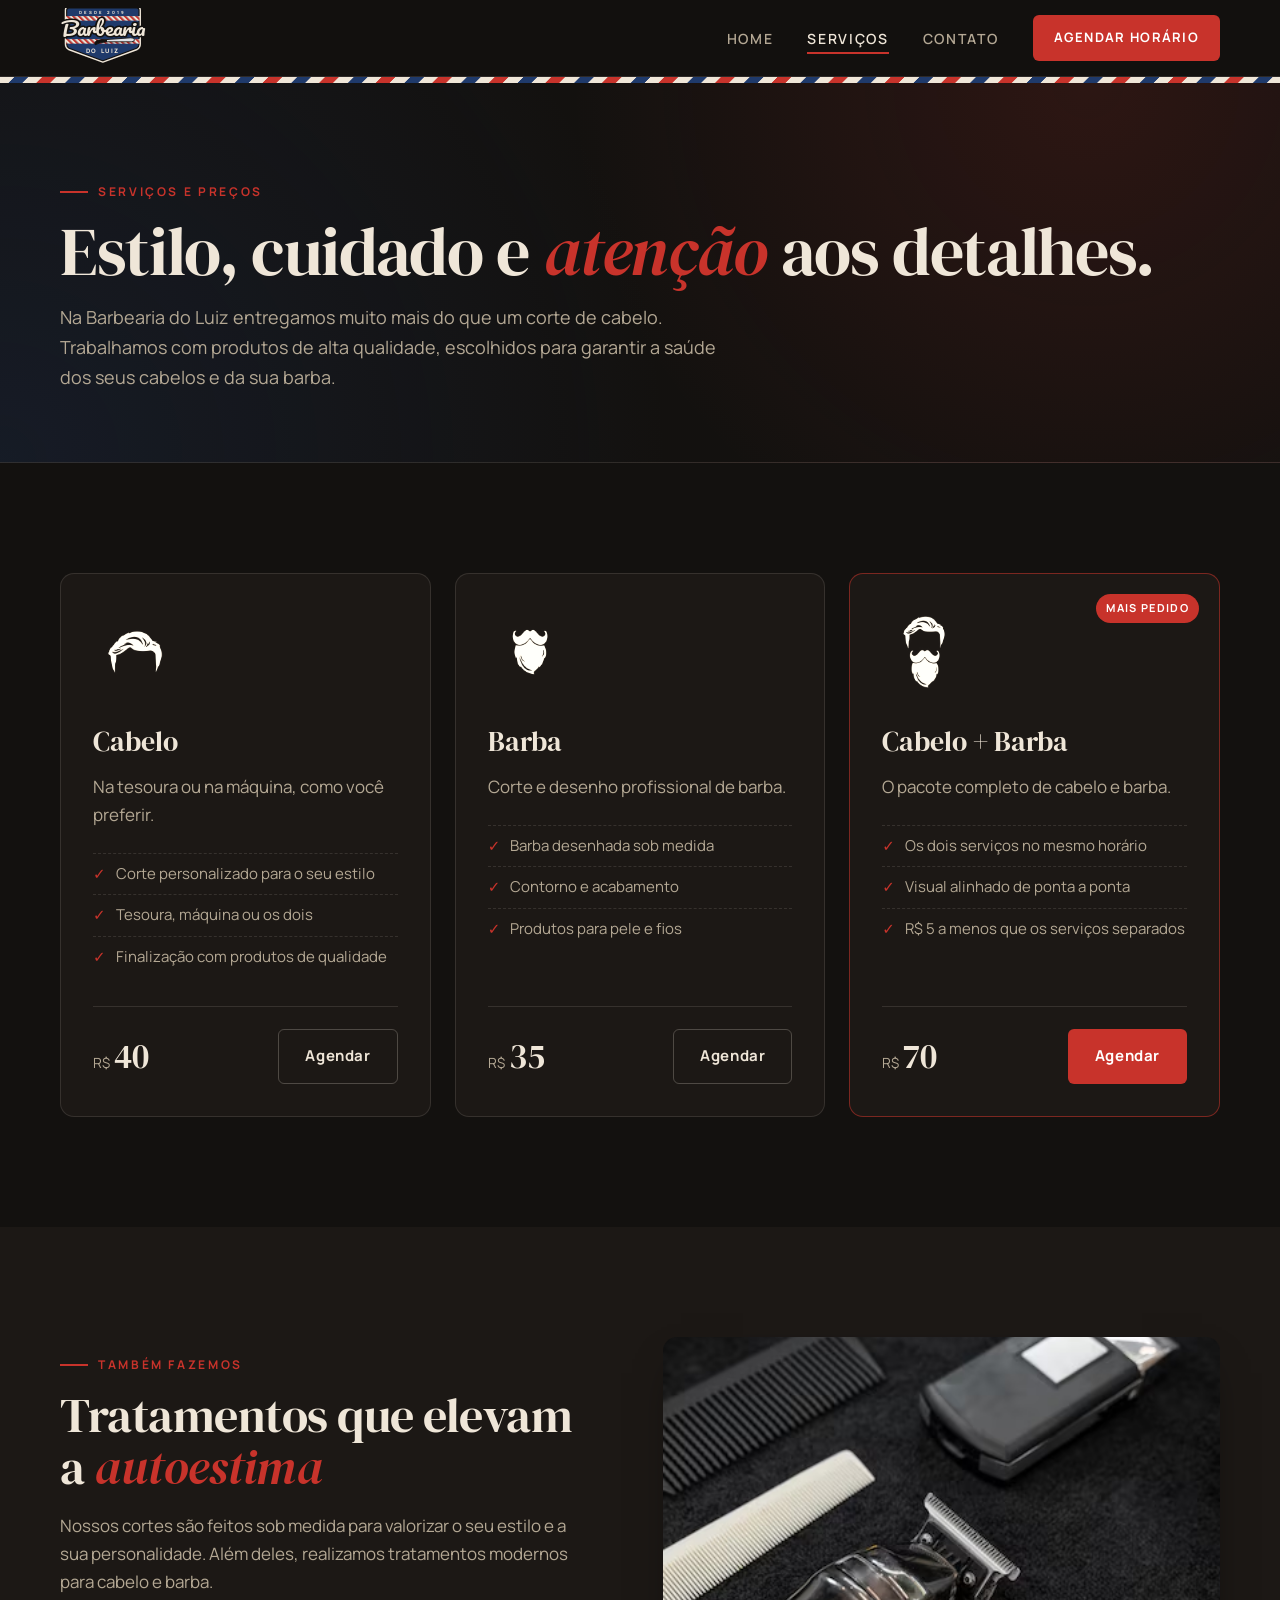
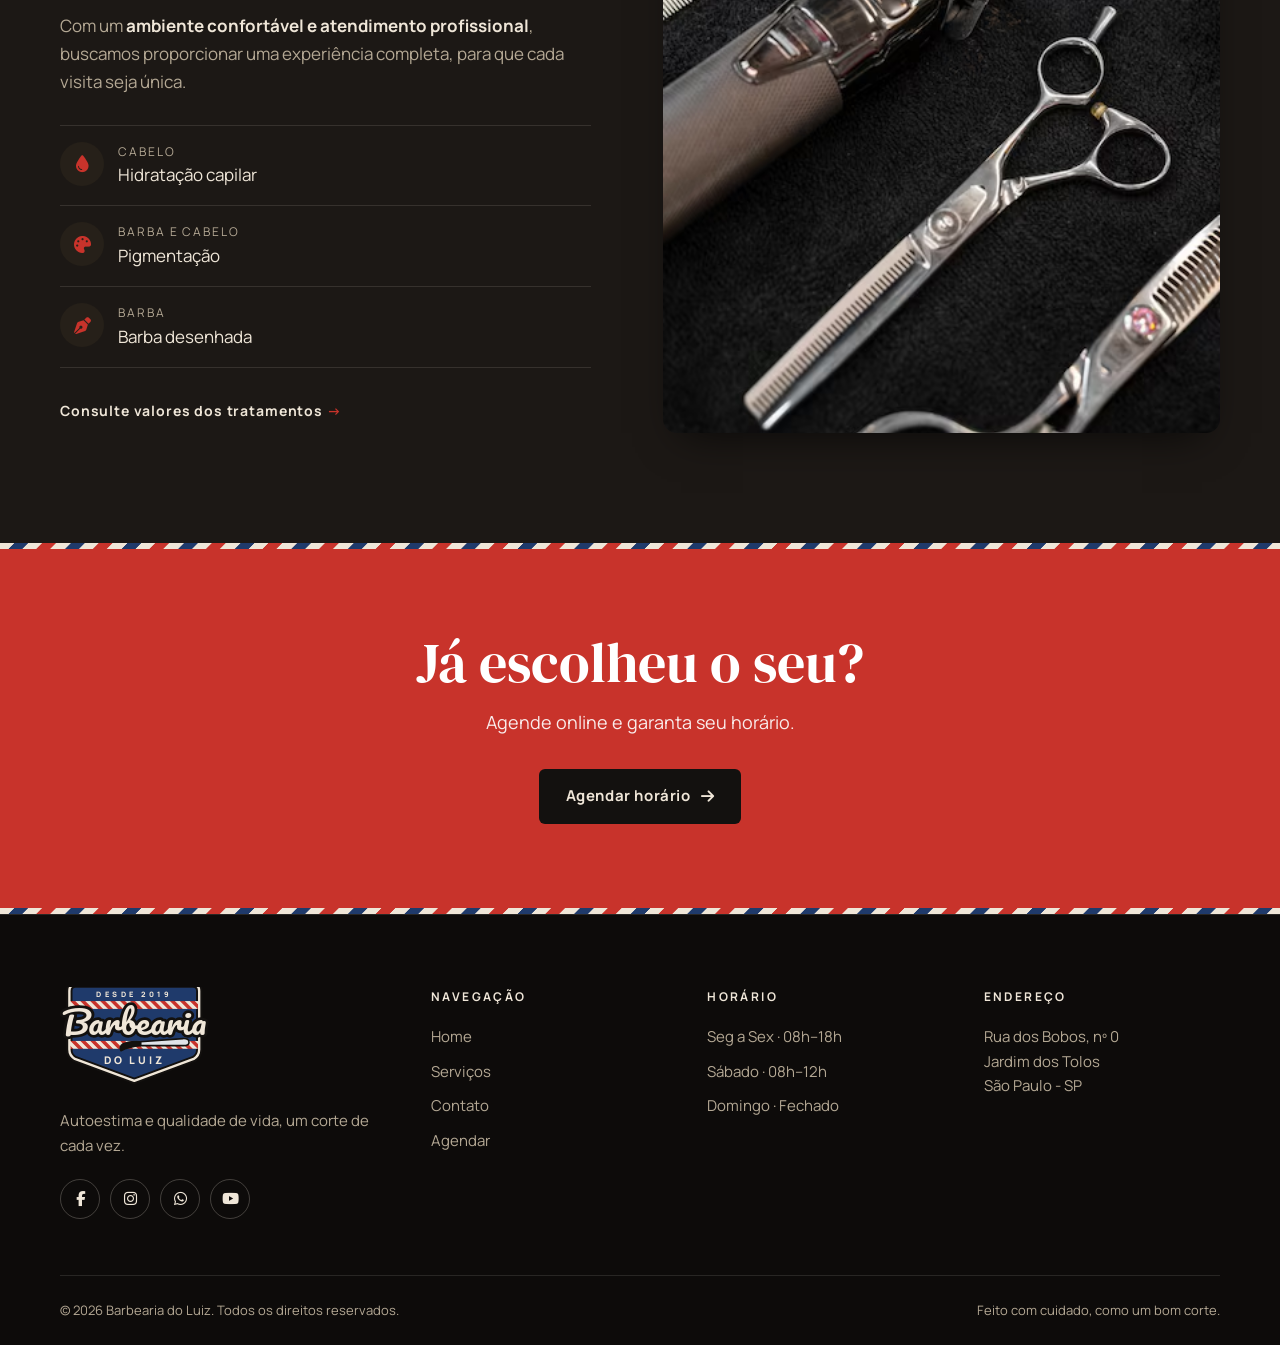
<file: produtos.html>
<!DOCTYPE html>
<html lang="pt-br">
<head>
  <meta charset="UTF-8" />
  <meta name="viewport" content="width=device-width, initial-scale=1.0" />
  <meta name="description" content="Corte de cabelo, barba e pacote completo na Barbearia do Luiz. Veja preços e agende online." />
  <meta name="theme-color" content="#13110f" />
  <title>Serviços e preços — Barbearia do Luiz</title>
  <link rel="icon" href="imagens/favicon.svg" type="image/svg+xml" />
  <link rel="preconnect" href="https://fonts.googleapis.com" />
  <link rel="preconnect" href="https://fonts.gstatic.com" crossorigin />
  <link href="https://fonts.googleapis.com/css2?family=DM+Serif+Display:ital@0;1&family=Manrope:wght@400;600;700;800&family=Pacifico&display=swap" rel="stylesheet" />
  <link rel="stylesheet" href="https://cdnjs.cloudflare.com/ajax/libs/font-awesome/6.5.2/css/all.min.css" />
  <link rel="stylesheet" href="reset.css" />
  <link rel="stylesheet" href="style.css?v=2" />
</head>
<body>
  <!-- Logo "Brasão clássico": definido uma vez e reaproveitado no cabeçalho e no rodapé -->
  <svg width="0" height="0" style="position:absolute" aria-hidden="true" focusable="false">
    <defs>
      <pattern id="logo-listras" width="18" height="18" patternUnits="userSpaceOnUse" patternTransform="rotate(-45)">
        <rect width="9" height="18" fill="#c8332b" />
        <rect x="9" width="9" height="18" fill="#efe6d8" />
      </pattern>
      <clipPath id="logo-recorte">
        <path d="M60 30H360Q376 30 376 46V196Q376 212 362 220L210 276 58 220Q44 212 44 196V46Q44 30 60 30Z" />
      </clipPath>
      <symbol id="logo-brasao" viewBox="10 18 400 266">
        <path d="M60 30H360Q376 30 376 46V196Q376 212 362 220L210 276 58 220Q44 212 44 196V46Q44 30 60 30Z" fill="#1f3a6b" stroke="#13110f" stroke-width="16" stroke-linejoin="round" />
        <g clip-path="url(#logo-recorte)">
          <rect x="0" y="72" width="420" height="20" fill="url(#logo-listras)" />
          <rect x="0" y="174" width="420" height="20" fill="url(#logo-listras)" />
        </g>
        <path d="M60 30H360Q376 30 376 46V196Q376 212 362 220L210 276 58 220Q44 212 44 196V46Q44 30 60 30Z" fill="none" stroke="#efe6d8" stroke-width="6" stroke-linejoin="round" />
        <text x="210" y="61" text-anchor="middle" font-family="Manrope, sans-serif" font-weight="800" font-size="19" letter-spacing="9" fill="#efe6d8">DESDE 2019</text>
        <text x="210" y="160" text-anchor="middle" font-family="Pacifico, cursive" font-size="82" textLength="372" lengthAdjust="spacingAndGlyphs" fill="#efe6d8" stroke="#13110f" stroke-width="14" stroke-linejoin="round" paint-order="stroke">Barbearia</text>
        <g stroke="#13110f" stroke-width="4" stroke-linejoin="round">
          <path d="M226 176 334 168Q350 167 350 177 350 186 336 186L226 186Z" fill="#dfe3e8" />
          <path d="M226 176V186Q196 188 176 199 170 189 182 181 200 174 226 176Z" fill="#13110f" />
        </g>
        <text x="210" y="234" text-anchor="middle" font-family="Manrope, sans-serif" font-weight="800" font-size="27" letter-spacing="7" fill="#efe6d8">DO LUIZ</text>
      </symbol>
    </defs>
  </svg>
  <a href="#conteudo" class="pular-conteudo">Pular para o conteúdo</a>

  <header class="topo">
    <div class="container">
      <a href="index.html" class="marca" aria-label="Barbearia do Luiz — página inicial">
        <svg class="logo" viewBox="10 18 400 266" role="img" aria-label="Barbearia do Luiz"><use href="#logo-brasao" /></svg>
      </a>
      <nav aria-label="Menu principal">
        <button class="menu-mobile" aria-label="Abrir menu" aria-expanded="false" aria-controls="menu">
          <span></span><span></span><span></span>
        </button>
        <ul class="menu" id="menu">
          <li><a href="index.html">Home</a></li>
          <li><a href="produtos.html" aria-current="page">Serviços</a></li>
          <li><a href="contato.html">Contato</a></li>
          <li><a href="agenda.html" class="botao botao-primario">Agendar horário</a></li>
        </ul>
      </nav>
    </div>
  </header>
  <div class="faixa-poste" aria-hidden="true"></div>

  <main id="conteudo">
    <section class="cabecalho-pagina">
      <div class="container">
        <p class="rotulo">Serviços e preços</p>
        <h1>Estilo, cuidado e <em>atenção</em> aos detalhes.</h1>
        <p class="subtitulo">Na Barbearia do Luiz entregamos muito mais do que um corte de cabelo. Trabalhamos com produtos de alta qualidade, escolhidos para garantir a saúde dos seus cabelos e da sua barba.</p>
      </div>
    </section>

    <section class="secao">
      <div class="container">
        <ul class="servicos">
          <li class="servico revelar">
            <img src="imagens/cabelo.jpg" alt="" class="servico-icone" />
            <h3>Cabelo</h3>
            <p>Na tesoura ou na máquina, como você preferir.</p>
            <ul>
              <li>Corte personalizado para o seu estilo</li>
              <li>Tesoura, máquina ou os dois</li>
              <li>Finalização com produtos de qualidade</li>
            </ul>
            <div class="servico-rodape">
              <span class="preco"><small>R$</small>40</span>
              <a href="agenda.html?servico=cabelo" class="botao botao-secundario">Agendar</a>
            </div>
          </li>
          <li class="servico revelar">
            <img src="imagens/barba.jpg" alt="" class="servico-icone" />
            <h3>Barba</h3>
            <p>Corte e desenho profissional de barba.</p>
            <ul>
              <li>Barba desenhada sob medida</li>
              <li>Contorno e acabamento</li>
              <li>Produtos para pele e fios</li>
            </ul>
            <div class="servico-rodape">
              <span class="preco"><small>R$</small>35</span>
              <a href="agenda.html?servico=barba" class="botao botao-secundario">Agendar</a>
            </div>
          </li>
          <li class="servico servico-destaque revelar">
            <span class="etiqueta">Mais pedido</span>
            <img src="imagens/cabelo+barba.jpg" alt="" class="servico-icone" />
            <h3>Cabelo + Barba</h3>
            <p>O pacote completo de cabelo e barba.</p>
            <ul>
              <li>Os dois serviços no mesmo horário</li>
              <li>Visual alinhado de ponta a ponta</li>
              <li>R$ 5 a menos que os serviços separados</li>
            </ul>
            <div class="servico-rodape">
              <span class="preco"><small>R$</small>70</span>
              <a href="agenda.html?servico=cabelo+barba" class="botao botao-primario">Agendar</a>
            </div>
          </li>
        </ul>
      </div>
    </section>

    <section class="secao secao-alt">
      <div class="container sobre">
        <div class="revelar">
          <p class="rotulo">Também fazemos</p>
          <h2 class="titulo">Tratamentos que elevam a <em>autoestima</em></h2>
          <div class="texto">
            <p>Nossos cortes são feitos sob medida para valorizar o seu estilo e a sua personalidade. Além deles, realizamos tratamentos modernos para cabelo e barba.</p>
            <p>Com um <strong>ambiente confortável e atendimento profissional</strong>, buscamos proporcionar uma experiência completa, para que cada visita seja única.</p>
          </div>
          <ul class="lista-info">
            <li><i class="fa-solid fa-droplet" aria-hidden="true"></i><div><span>Cabelo</span>Hidratação capilar</div></li>
            <li><i class="fa-solid fa-palette" aria-hidden="true"></i><div><span>Barba e cabelo</span>Pigmentação</div></li>
            <li><i class="fa-solid fa-pen-nib" aria-hidden="true"></i><div><span>Barba</span>Barba desenhada</div></li>
          </ul>
          <div class="form-acoes">
            <a href="contato.html" class="link-seta">Consulte valores dos tratamentos</a>
          </div>
        </div>
        <div class="sobre-imagem revelar">
          <img src="imagens/utensilios.jpg" alt="Utensílios de barbearia: tesouras, pentes e navalha" loading="lazy" />
        </div>
      </div>
    </section>

    <section class="chamada">
      <div class="container">
        <h2>Já escolheu o seu?</h2>
        <p>Agende online e garanta seu horário.</p>
        <a href="agenda.html" class="botao">Agendar horário <i class="fa-solid fa-arrow-right" aria-hidden="true"></i></a>
      </div>
    </section>
  </main>

  <footer class="rodape">
    <div class="container">
      <div class="rodape-grid">
        <div class="rodape-marca">
          <svg class="logo" viewBox="10 18 400 266" role="img" aria-label="Barbearia do Luiz"><use href="#logo-brasao" /></svg>
          <p>Autoestima e qualidade de vida, um corte de cada vez.</p>
          <div class="rodape-redes">
            <a href="https://facebook.com" target="_blank" rel="noopener" aria-label="Facebook"><i class="fa-brands fa-facebook-f"></i></a>
            <a href="https://instagram.com" target="_blank" rel="noopener" aria-label="Instagram"><i class="fa-brands fa-instagram"></i></a>
            <a href="https://wa.me/5511999999999" target="_blank" rel="noopener" aria-label="WhatsApp"><i class="fa-brands fa-whatsapp"></i></a>
            <a href="https://youtube.com" target="_blank" rel="noopener" aria-label="YouTube"><i class="fa-brands fa-youtube"></i></a>
          </div>
        </div>
        <div>
          <h4>Navegação</h4>
          <ul>
            <li><a href="index.html">Home</a></li>
            <li><a href="produtos.html">Serviços</a></li>
            <li><a href="contato.html">Contato</a></li>
            <li><a href="agenda.html">Agendar</a></li>
          </ul>
        </div>
        <div>
          <h4>Horário</h4>
          <ul>
            <li>Seg a Sex · 08h–18h</li>
            <li>Sábado · 08h–12h</li>
            <li>Domingo · Fechado</li>
          </ul>
        </div>
        <div>
          <h4>Endereço</h4>
          <p>Rua dos Bobos, nº 0<br />Jardim dos Tolos<br />São Paulo - SP</p>
        </div>
      </div>
      <div class="copyright">
        <p>© <span class="ano-atual">2026</span> Barbearia do Luiz. Todos os direitos reservados.</p>
        <p>Feito com cuidado, como um bom corte.</p>
      </div>
    </div>
  </footer>

  <button id="voltar-topo" aria-label="Voltar ao topo"><i class="fa-solid fa-arrow-up" aria-hidden="true"></i></button>

  <script src="script.js?v=2"></script>
</body>
</html>
</file>
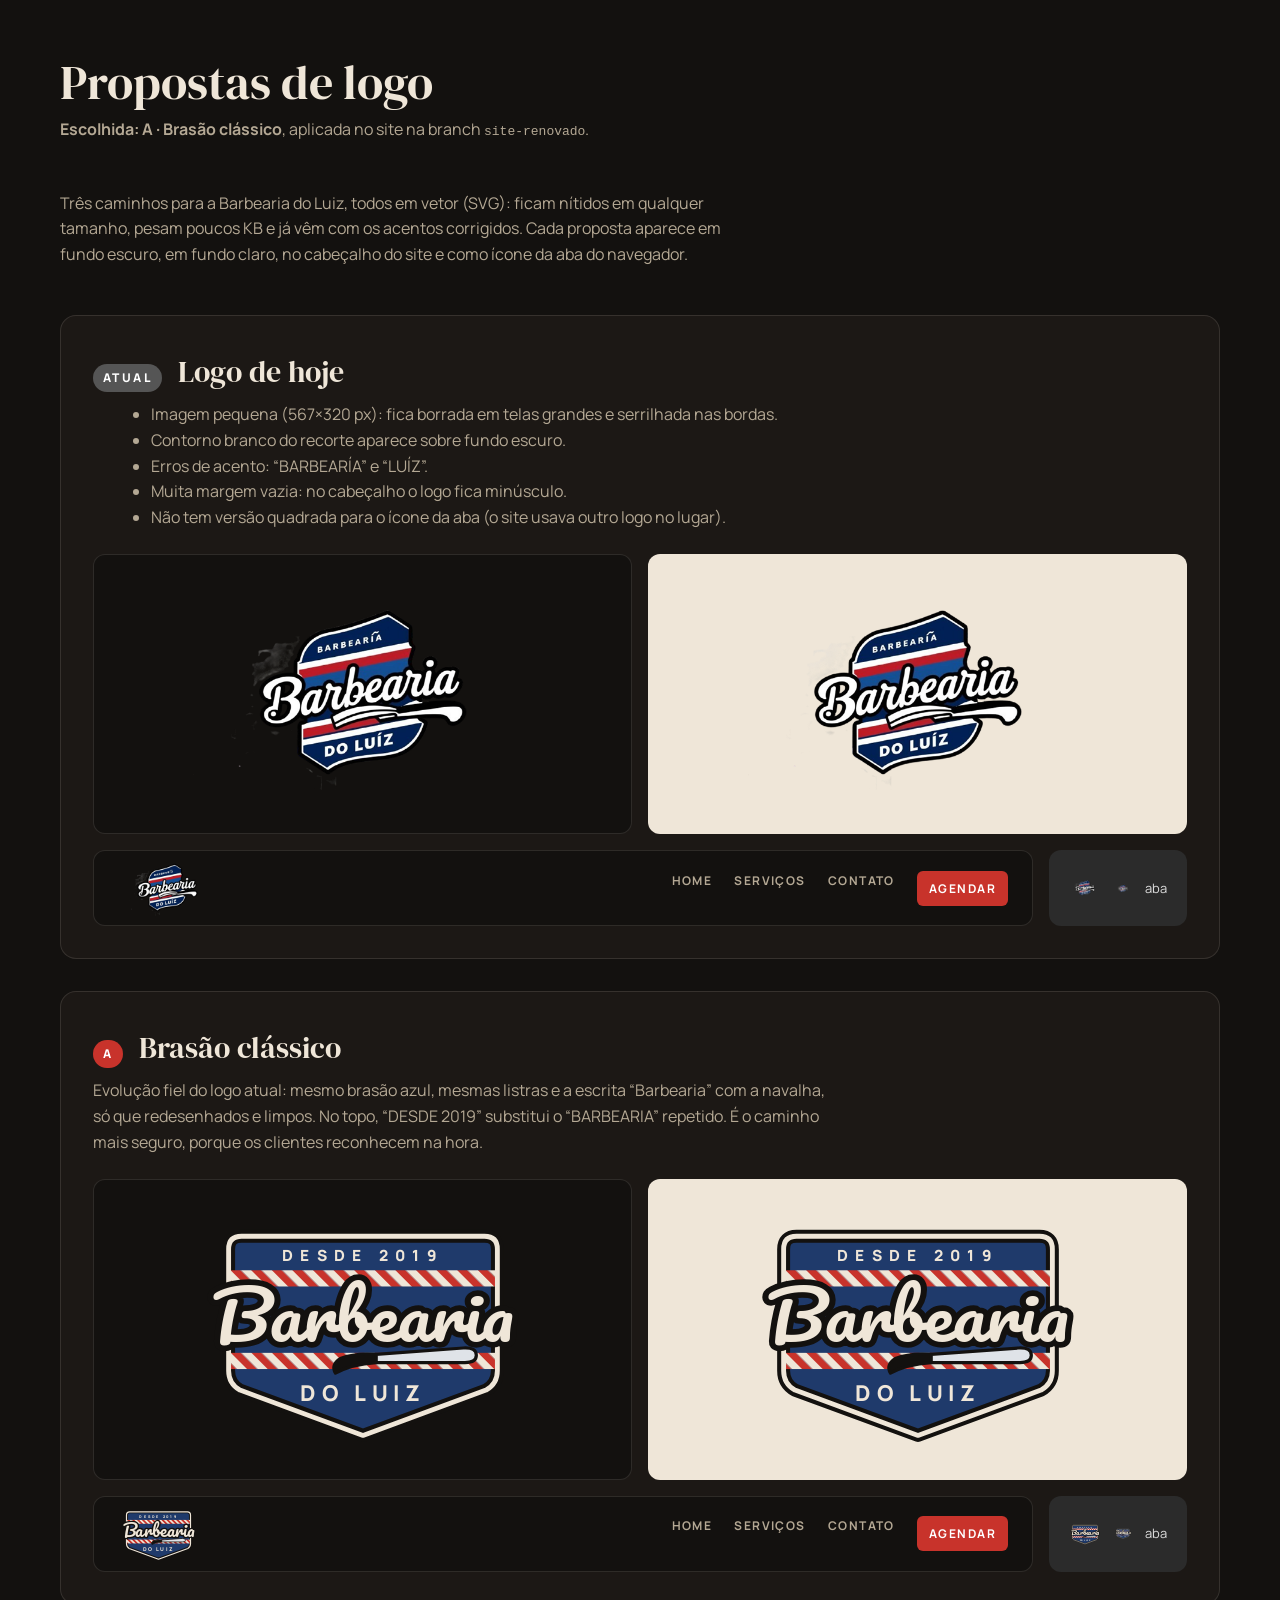
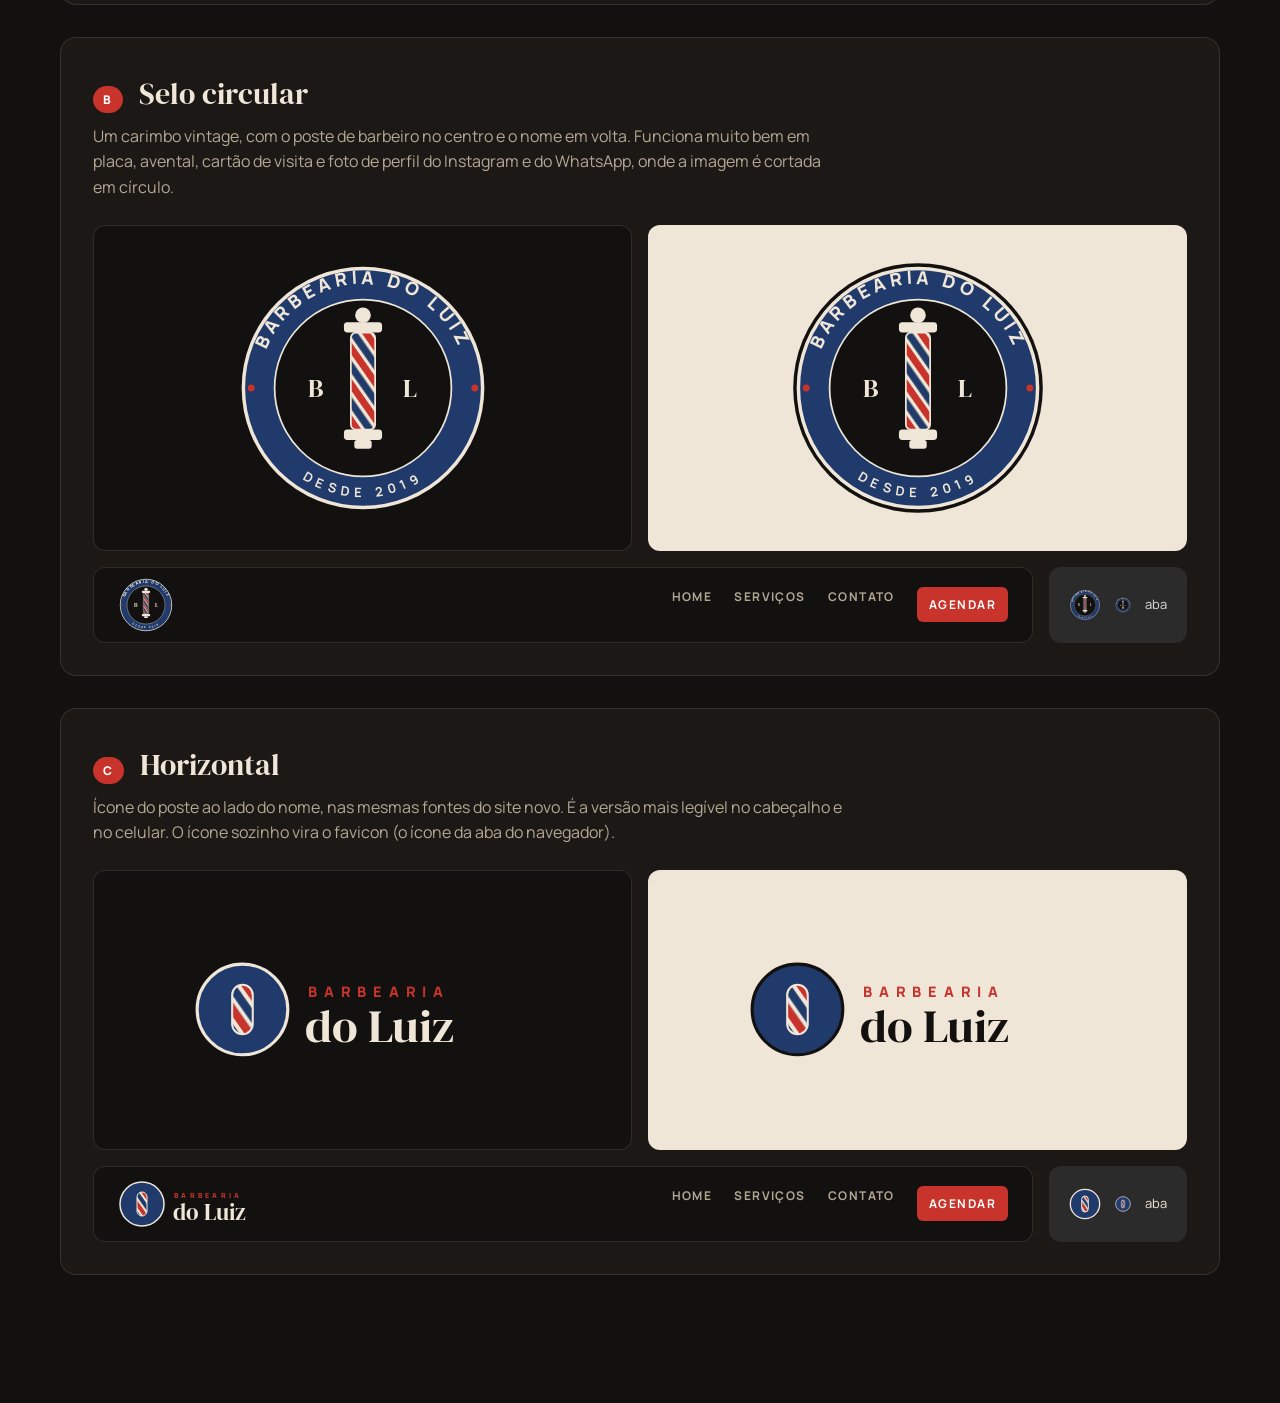
<file: material-aula/logo-propostas.html>
<!DOCTYPE html>
<html lang="pt-br">
<head>
<meta charset="UTF-8" />
<meta name="viewport" content="width=device-width, initial-scale=1" />
<title>Propostas de logo — Barbearia do Luiz</title>
<link rel="preconnect" href="https://fonts.googleapis.com" />
<link rel="preconnect" href="https://fonts.gstatic.com" crossorigin />
<link href="https://fonts.googleapis.com/css2?family=DM+Serif+Display:ital@0;1&family=Manrope:wght@500;700;800&family=Pacifico&display=swap" rel="stylesheet" />
<style>
  :root { --tinta:#13110f; --tinta2:#1c1815; --creme:#efe6d8; --suave:#b4a894; --vermelho:#c8332b; --azul:#1f3a6b; --linha:rgba(239,230,216,.12); }
  * { box-sizing: border-box; margin: 0; }
  body { background: var(--tinta); color: var(--creme); font-family: Manrope, system-ui, sans-serif; line-height: 1.6; padding: 56px 24px 96px; }
  .wrap { max-width: 1160px; margin: 0 auto; }
  h1 { font-family: "DM Serif Display", serif; font-weight: 400; font-size: 48px; line-height: 1.1; margin-bottom: 8px; }
  .intro { color: var(--suave); max-width: 70ch; margin-bottom: 48px; }
  .proposta { border: 1px solid var(--linha); border-radius: 16px; background: var(--tinta2); padding: 32px; margin-bottom: 32px; }
  .proposta header { display: flex; align-items: baseline; gap: 16px; flex-wrap: wrap; margin-bottom: 6px; }
  .proposta h2 { font-family: "DM Serif Display", serif; font-weight: 400; font-size: 30px; }
  .letra { font-size: 12px; font-weight: 800; letter-spacing: .2em; color: #fff; background: var(--vermelho); padding: 4px 10px; border-radius: 999px; }
  .proposta.atual .letra { background: #555; }
  .desc { color: var(--suave); margin-bottom: 24px; max-width: 75ch; }
  .desc li { margin-left: 18px; }
  .paineis { display: grid; grid-template-columns: 1fr 1fr; gap: 16px; }
  .painel { border-radius: 12px; display: grid; place-items: center; padding: 32px; min-height: 280px; }
  .painel.escuro { background: var(--tinta); border: 1px solid var(--linha); color: var(--creme); }
  .painel.claro { background: var(--creme); color: var(--tinta); }
  .painel svg, .painel img { width: 100%; max-width: 340px; height: auto; }
  .usos { display: grid; grid-template-columns: 1fr auto; gap: 16px; margin-top: 16px; }
  .cabecalho { background: rgba(19,17,15,.95); border: 1px solid var(--linha); border-radius: 12px; height: 76px; display: flex; align-items: center; justify-content: space-between; padding: 0 24px; color: var(--creme); }
  .cabecalho .logo { height: 56px; width: auto; display: block; }
  .cabecalho nav { display: flex; gap: 22px; font-size: 12px; font-weight: 700; letter-spacing: .12em; color: var(--suave); }
  .cabecalho nav b { color: #fff; background: var(--vermelho); padding: 8px 12px; border-radius: 6px; }
  .favicons { display: flex; align-items: center; gap: 14px; background: #2b2b2b; border-radius: 12px; padding: 0 20px; color: #ddd; font-size: 13px; }
  .favicons svg, .favicons img { display: block; }
  .rotulo { font-size: 11px; font-weight: 800; letter-spacing: .18em; text-transform: uppercase; color: var(--suave); margin: 22px 0 8px; }
  @media (max-width: 760px) { .paineis, .usos { grid-template-columns: 1fr; } .cabecalho nav { display: none; } }
</style>
</head>
<body>

<!-- ============ Definições dos logos (SVG) ============ -->
<svg width="0" height="0" style="position:absolute" aria-hidden="true">
  <defs>
    <!-- Listras do poste de barbeiro -->
    <pattern id="listras" width="18" height="18" patternUnits="userSpaceOnUse" patternTransform="rotate(-45)">
      <rect width="9" height="18" fill="#c8332b" />
      <rect x="9" width="9" height="18" fill="#efe6d8" />
    </pattern>
    <pattern id="listras-poste" width="24" height="24" patternUnits="userSpaceOnUse" patternTransform="rotate(-35)">
      <rect width="8" height="24" fill="#c8332b" />
      <rect x="8" width="4" height="24" fill="#efe6d8" />
      <rect x="12" width="8" height="24" fill="#1f3a6b" />
      <rect x="20" width="4" height="24" fill="#efe6d8" />
    </pattern>

    <!-- A · Brasão clássico (evolução do logo atual) -->
    <clipPath id="clipA">
      <path d="M60 30H360Q376 30 376 46V196Q376 212 362 220L210 276 58 220Q44 212 44 196V46Q44 30 60 30Z" />
    </clipPath>
    <symbol id="logoA" viewBox="0 0 420 290">
      <path d="M60 30H360Q376 30 376 46V196Q376 212 362 220L210 276 58 220Q44 212 44 196V46Q44 30 60 30Z" fill="#1f3a6b" stroke="#13110f" stroke-width="16" stroke-linejoin="round" />
      <g clip-path="url(#clipA)">
        <rect x="0" y="72" width="420" height="20" fill="url(#listras)" />
        <rect x="0" y="174" width="420" height="20" fill="url(#listras)" />
      </g>
      <path d="M60 30H360Q376 30 376 46V196Q376 212 362 220L210 276 58 220Q44 212 44 196V46Q44 30 60 30Z" fill="none" stroke="#efe6d8" stroke-width="6" stroke-linejoin="round" />
      <text x="210" y="61" text-anchor="middle" font-family="Manrope" font-weight="800" font-size="19" letter-spacing="9" fill="#efe6d8">DESDE 2019</text>
      <text x="210" y="160" text-anchor="middle" font-family="Pacifico" font-size="82" textLength="372" lengthAdjust="spacingAndGlyphs" fill="#efe6d8" stroke="#13110f" stroke-width="14" stroke-linejoin="round" paint-order="stroke">Barbearia</text>
      <!-- navalha -->
      <g stroke="#13110f" stroke-width="4" stroke-linejoin="round">
        <path d="M226 176 334 168Q350 167 350 177 350 186 336 186L226 186Z" fill="#dfe3e8" />
        <path d="M226 176V186Q196 188 176 199 170 189 182 181 200 174 226 176Z" fill="#13110f" />
      </g>
      <text x="210" y="234" text-anchor="middle" font-family="Manrope" font-weight="800" font-size="27" letter-spacing="7" fill="#efe6d8">DO LUIZ</text>
    </symbol>

    <!-- B · Selo circular -->
    <clipPath id="clipPoste"><rect x="136" y="86" width="28" height="112" rx="6" /></clipPath>
    <path id="arcoTopo" d="M30 150A120 120 0 0 1 270 150" />
    <path id="arcoBase" d="M24 150A126 126 0 0 0 276 150" />
    <symbol id="logoB" viewBox="0 0 300 300">
      <circle cx="150" cy="150" r="144" fill="#13110f" />
      <circle cx="150" cy="150" r="138" fill="#1f3a6b" stroke="#efe6d8" stroke-width="4" />
      <circle cx="150" cy="150" r="102" fill="#13110f" stroke="#efe6d8" stroke-width="2" />
      <text font-family="Manrope" font-weight="800" font-size="21" letter-spacing="5" fill="#efe6d8">
        <textPath href="#arcoTopo" startOffset="50%" text-anchor="middle">BARBEARIA DO LUIZ</textPath>
      </text>
      <text font-family="Manrope" font-weight="700" font-size="15" letter-spacing="6" fill="#efe6d8">
        <textPath href="#arcoBase" startOffset="50%" text-anchor="middle">DESDE 2019</textPath>
      </text>
      <circle cx="21" cy="150" r="4" fill="#c8332b" />
      <circle cx="279" cy="150" r="4" fill="#c8332b" />
      <!-- poste de barbeiro -->
      <circle cx="150" cy="66" r="9" fill="#efe6d8" />
      <rect x="128" y="74" width="44" height="12" rx="4" fill="#efe6d8" />
      <rect x="136" y="86" width="28" height="112" fill="url(#listras-poste)" clip-path="url(#clipPoste)" />
      <rect x="136" y="86" width="28" height="112" rx="6" fill="none" stroke="#efe6d8" stroke-width="2" />
      <rect x="128" y="198" width="44" height="12" rx="4" fill="#efe6d8" />
      <rect x="140" y="210" width="20" height="10" rx="3" fill="#efe6d8" />
      <text x="96" y="160" text-anchor="middle" font-family="DM Serif Display" font-size="30" fill="#efe6d8">B</text>
      <text x="204" y="160" text-anchor="middle" font-family="DM Serif Display" font-size="30" fill="#efe6d8">L</text>
    </symbol>

    <!-- C · Horizontal (ícone + nome) -->
    <clipPath id="clipPosteC"><rect x="38" y="24" width="20" height="48" rx="10" /></clipPath>
    <symbol id="logoC" viewBox="0 0 330 96">
      <circle cx="48" cy="48" r="44" fill="#1f3a6b" stroke="currentColor" stroke-width="3" />
      <rect x="38" y="24" width="20" height="48" fill="url(#listras-poste)" clip-path="url(#clipPosteC)" />
      <rect x="38" y="24" width="20" height="48" rx="10" fill="none" stroke="#efe6d8" stroke-width="2" />
      <text x="112" y="36" font-family="Manrope" font-weight="800" font-size="14" letter-spacing="6.5" fill="#c8332b">BARBEARIA</text>
      <text x="109" y="80" font-family="DM Serif Display" font-size="46" fill="currentColor">do Luiz</text>
    </symbol>
    <symbol id="iconeC" viewBox="0 0 96 96">
      <circle cx="48" cy="48" r="44" fill="#1f3a6b" stroke="#efe6d8" stroke-width="4" />
      <rect x="38" y="24" width="20" height="48" fill="url(#listras-poste)" clip-path="url(#clipPosteC)" />
      <rect x="38" y="24" width="20" height="48" rx="10" fill="none" stroke="#efe6d8" stroke-width="3" />
    </symbol>
  </defs>
</svg>

<div class="wrap">
  <h1>Propostas de logo</h1>
  <p class="intro"><strong>Escolhida: A · Brasão clássico</strong>, aplicada no site na branch <code>site-renovado</code>.</p>
  <p class="intro">Três caminhos para a Barbearia do Luiz, todos em vetor (SVG): ficam nítidos em qualquer tamanho, pesam poucos KB e já vêm com os acentos corrigidos. Cada proposta aparece em fundo escuro, em fundo claro, no cabeçalho do site e como ícone da aba do navegador.</p>

  <!-- Atual -->
  <section class="proposta atual">
    <header><span class="letra">ATUAL</span><h2>Logo de hoje</h2></header>
    <ul class="desc">
      <li>Imagem pequena (567×320 px): fica borrada em telas grandes e serrilhada nas bordas.</li>
      <li>Contorno branco do recorte aparece sobre fundo escuro.</li>
      <li>Erros de acento: “BARBEARÍA” e “LUÍZ”.</li>
      <li>Muita margem vazia: no cabeçalho o logo fica minúsculo.</li>
      <li>Não tem versão quadrada para o ícone da aba (o site usava outro logo no lugar).</li>
    </ul>
    <div class="paineis">
      <div class="painel escuro"><img src="../imagens/Imagem2.png" alt="Logo atual sobre fundo escuro" /></div>
      <div class="painel claro"><img src="../imagens/Imagem2.png" alt="Logo atual sobre fundo claro" /></div>
    </div>
    <div class="usos">
      <div class="cabecalho"><img class="logo" src="../imagens/Imagem2.png" alt="" /><nav><span>HOME</span><span>SERVIÇOS</span><span>CONTATO</span><b>AGENDAR</b></nav></div>
      <div class="favicons"><img src="../imagens/Imagem2.png" width="32" height="18" alt="" /><img src="../imagens/Imagem2.png" width="16" height="9" alt="" /> aba</div>
    </div>
  </section>

  <!-- A -->
  <section class="proposta">
    <header><span class="letra">A</span><h2>Brasão clássico</h2></header>
    <p class="desc">Evolução fiel do logo atual: mesmo brasão azul, mesmas listras e a escrita “Barbearia” com a navalha, só que redesenhados e limpos. No topo, “DESDE 2019” substitui o “BARBEARIA” repetido. É o caminho mais seguro, porque os clientes reconhecem na hora.</p>
    <div class="paineis">
      <div class="painel escuro"><svg role="img" aria-label="Proposta A" viewBox="0 0 420 290"><use href="#logoA" /></svg></div>
      <div class="painel claro"><svg role="img" aria-label="Proposta A" viewBox="0 0 420 290"><use href="#logoA" /></svg></div>
    </div>
    <div class="usos">
      <div class="cabecalho"><svg class="logo" viewBox="0 0 420 290" style="width:81px"><use href="#logoA" /></svg><nav><span>HOME</span><span>SERVIÇOS</span><span>CONTATO</span><b>AGENDAR</b></nav></div>
      <div class="favicons"><svg viewBox="0 0 420 290" width="32" height="22"><use href="#logoA" /></svg><svg viewBox="0 0 420 290" width="16" height="11"><use href="#logoA" /></svg> aba</div>
    </div>
  </section>

  <!-- B -->
  <section class="proposta">
    <header><span class="letra">B</span><h2>Selo circular</h2></header>
    <p class="desc">Um carimbo vintage, com o poste de barbeiro no centro e o nome em volta. Funciona muito bem em placa, avental, cartão de visita e foto de perfil do Instagram e do WhatsApp, onde a imagem é cortada em círculo.</p>
    <div class="paineis">
      <div class="painel escuro"><svg role="img" aria-label="Proposta B" viewBox="0 0 300 300" style="max-width:260px"><use href="#logoB" /></svg></div>
      <div class="painel claro"><svg role="img" aria-label="Proposta B" viewBox="0 0 300 300" style="max-width:260px"><use href="#logoB" /></svg></div>
    </div>
    <div class="usos">
      <div class="cabecalho"><svg class="logo" viewBox="0 0 300 300" style="width:56px"><use href="#logoB" /></svg><nav><span>HOME</span><span>SERVIÇOS</span><span>CONTATO</span><b>AGENDAR</b></nav></div>
      <div class="favicons"><svg viewBox="0 0 300 300" width="32" height="32"><use href="#logoB" /></svg><svg viewBox="0 0 300 300" width="16" height="16"><use href="#logoB" /></svg> aba</div>
    </div>
  </section>

  <!-- C -->
  <section class="proposta">
    <header><span class="letra">C</span><h2>Horizontal</h2></header>
    <p class="desc">Ícone do poste ao lado do nome, nas mesmas fontes do site novo. É a versão mais legível no cabeçalho e no celular. O ícone sozinho vira o favicon (o ícone da aba do navegador).</p>
    <div class="paineis">
      <div class="painel escuro"><svg role="img" aria-label="Proposta C" viewBox="0 0 330 96"><use href="#logoC" /></svg></div>
      <div class="painel claro"><svg role="img" aria-label="Proposta C" viewBox="0 0 330 96"><use href="#logoC" /></svg></div>
    </div>
    <div class="usos">
      <div class="cabecalho"><svg class="logo" viewBox="0 0 330 96" style="height:48px;width:165px"><use href="#logoC" /></svg><nav><span>HOME</span><span>SERVIÇOS</span><span>CONTATO</span><b>AGENDAR</b></nav></div>
      <div class="favicons" style="color:#efe6d8"><svg viewBox="0 0 96 96" width="32" height="32"><use href="#iconeC" /></svg><svg viewBox="0 0 96 96" width="16" height="16"><use href="#iconeC" /></svg> aba</div>
    </div>
  </section>
</div>
</body>
</html>
</file>
<file: style.css>
/* =========================================================
   Barbearia do Luiz — folha de estilos
   Direção: barbearia clássica, tons escuros de madeira/couro,
   com as cores do poste de barbeiro (vermelho, branco, azul)
   herdadas do logo.
   ========================================================= */

:root {
  /* Cores */
  --tinta: #13110f;          /* fundo principal */
  --tinta-2: #1c1815;        /* superfícies (cartões, faixas) */
  --tinta-3: #262019;        /* superfícies elevadas / inputs */
  --linha: rgba(239, 230, 216, 0.12);
  --linha-forte: rgba(239, 230, 216, 0.24);
  --creme: #efe6d8;          /* texto principal */
  --creme-suave: #b4a894;    /* texto secundário */
  --vermelho: #c8332b;       /* destaque (poste de barbeiro) */
  --vermelho-escuro: #a3271f;
  --azul: #1f3a6b;           /* azul-marinho do logo */
  --sucesso: #6fae7c;
  --erro: #e2685f;

  /* Tipografia */
  --fonte-titulo: "DM Serif Display", Georgia, "Times New Roman", serif;
  --fonte-texto: "Manrope", system-ui, -apple-system, "Segoe UI", Arial, sans-serif;

  /* Medidas */
  --largura: 1160px;
  --raio: 6px;
  --raio-grande: 14px;
  --sombra: 0 18px 40px -18px rgba(0, 0, 0, 0.7);
  --transicao: 0.25s ease;
  --altura-header: 76px;

  /* Faixa do poste de barbeiro */
  --poste: repeating-linear-gradient(
    -45deg,
    var(--vermelho) 0 10px,
    var(--creme) 10px 20px,
    var(--azul) 20px 30px,
    var(--creme) 30px 40px
  );
}

/* ---------- Base ---------- */
*,
*::before,
*::after {
  box-sizing: border-box;
}

html {
  scroll-behavior: smooth;
  scroll-padding-top: calc(var(--altura-header) + 16px);
}

body {
  background: var(--tinta);
  color: var(--creme);
  font-family: var(--fonte-texto);
  font-size: 17px;
  line-height: 1.65;
  -webkit-font-smoothing: antialiased;
}

img {
  display: block;
  max-width: 100%;
}

a {
  color: inherit;
}

strong {
  font-weight: 700;
  color: var(--creme);
}

em {
  font-style: italic;
}

:focus-visible {
  outline: 2px solid var(--vermelho);
  outline-offset: 3px;
}

::selection {
  background: var(--vermelho);
  color: #fff;
}

.container {
  width: min(100% - 40px, var(--largura));
  margin-inline: auto;
}

.pular-conteudo {
  position: absolute;
  left: 16px;
  top: -60px;
  background: var(--vermelho);
  color: #fff;
  padding: 10px 16px;
  border-radius: var(--raio);
  z-index: 200;
  text-decoration: none;
  font-weight: 700;
}

.pular-conteudo:focus {
  top: 12px;
}

/* ---------- Tipografia ---------- */
.rotulo {
  display: inline-flex;
  align-items: center;
  gap: 10px;
  font-size: 12px;
  font-weight: 700;
  letter-spacing: 0.22em;
  text-transform: uppercase;
  color: var(--vermelho);
  margin-bottom: 14px;
}

.rotulo::before {
  content: "";
  width: 28px;
  height: 2px;
  background: currentColor;
}

.titulo {
  font-family: var(--fonte-titulo);
  font-weight: 400;
  font-size: clamp(32px, 4.2vw, 48px);
  line-height: 1.1;
  letter-spacing: -0.01em;
  color: var(--creme);
  margin-bottom: 18px;
}

.titulo em {
  color: var(--vermelho);
}

.subtitulo {
  color: var(--creme-suave);
  font-size: 18px;
  max-width: 60ch;
}

.texto p {
  color: var(--creme-suave);
  margin-bottom: 16px;
}

.texto p:last-child {
  margin-bottom: 0;
}

.cabecalho-secao {
  margin-bottom: 48px;
  max-width: 640px;
}

.cabecalho-secao.centro {
  margin-inline: auto;
  text-align: center;
}

.cabecalho-secao.centro .rotulo::after {
  content: "";
  width: 28px;
  height: 2px;
  background: currentColor;
}

.cabecalho-secao.centro .subtitulo {
  margin-inline: auto;
}

/* ---------- Botões ---------- */
.botao {
  display: inline-flex;
  align-items: center;
  justify-content: center;
  gap: 10px;
  padding: 14px 26px;
  border-radius: var(--raio);
  border: 1px solid transparent;
  font-family: inherit;
  font-size: 15px;
  font-weight: 700;
  letter-spacing: 0.04em;
  text-decoration: none;
  cursor: pointer;
  transition: background var(--transicao), color var(--transicao),
    border-color var(--transicao), transform var(--transicao);
}

.botao:hover {
  transform: translateY(-2px);
}

.botao-primario {
  background: var(--vermelho);
  color: #fff;
}

.botao-primario:hover {
  background: var(--vermelho-escuro);
}

.botao-secundario {
  background: transparent;
  color: var(--creme);
  border-color: var(--linha-forte);
}

.botao-secundario:hover {
  border-color: var(--creme);
}

.botao-whatsapp {
  background: #25d366;
  color: #0b2814;
}

.botao-whatsapp:hover {
  background: #1fb857;
}

.botao-largo {
  width: 100%;
}

/* ---------- Faixa do poste ---------- */
.faixa-poste {
  height: 6px;
  background: var(--poste);
  background-size: 56.57px 56.57px;
}

/* ---------- Header ---------- */
.topo {
  position: sticky;
  top: 0;
  z-index: 100;
  background: rgba(19, 17, 15, 0.88);
  backdrop-filter: blur(10px);
  -webkit-backdrop-filter: blur(10px);
  border-bottom: 1px solid var(--linha);
}

.topo .container {
  height: var(--altura-header);
  display: flex;
  align-items: center;
  justify-content: space-between;
  gap: 24px;
}

.marca {
  display: block;
  line-height: 0;
}

.marca .logo {
  display: block;
  height: 60px;
  width: auto;
  aspect-ratio: 400 / 266;
  transition: transform var(--transicao);
}

.marca:hover .logo {
  transform: rotate(-3deg) scale(1.04);
}

.menu {
  display: flex;
  align-items: center;
  gap: 34px;
  list-style: none;
}

.menu a:not(.botao) {
  position: relative;
  text-decoration: none;
  font-size: 14px;
  font-weight: 600;
  letter-spacing: 0.12em;
  text-transform: uppercase;
  color: var(--creme-suave);
  padding: 6px 0;
  transition: color var(--transicao);
}

.menu a:not(.botao)::after {
  content: "";
  position: absolute;
  left: 0;
  bottom: 0;
  width: 100%;
  height: 2px;
  background: var(--vermelho);
  transform: scaleX(0);
  transform-origin: left;
  transition: transform var(--transicao);
}

.menu a:not(.botao):hover,
.menu a[aria-current="page"] {
  color: var(--creme);
}

.menu a:not(.botao):hover::after,
.menu a[aria-current="page"]::after {
  transform: scaleX(1);
}

.menu .botao {
  padding: 11px 20px;
  font-size: 13px;
  text-transform: uppercase;
  letter-spacing: 0.1em;
}

.menu-mobile {
  display: none;
  width: 44px;
  height: 44px;
  border: 1px solid var(--linha-forte);
  border-radius: var(--raio);
  background: transparent;
  cursor: pointer;
  position: relative;
}

.menu-mobile span {
  position: absolute;
  left: 11px;
  width: 20px;
  height: 2px;
  background: var(--creme);
  border-radius: 2px;
  transition: transform var(--transicao), opacity var(--transicao);
}

.menu-mobile span:nth-child(1) { top: 14px; }
.menu-mobile span:nth-child(2) { top: 20px; }
.menu-mobile span:nth-child(3) { top: 26px; }

.menu-mobile-ativo span:nth-child(1) { transform: translateY(6px) rotate(45deg); }
.menu-mobile-ativo span:nth-child(2) { opacity: 0; }
.menu-mobile-ativo span:nth-child(3) { transform: translateY(-6px) rotate(-45deg); }

/* ---------- Hero (Home) ---------- */
.hero {
  position: relative;
  min-height: calc(100vh - var(--altura-header));
  min-height: calc(100svh - var(--altura-header));
  display: flex;
  align-items: flex-end;
  padding: 120px 0 80px;
  background:
    linear-gradient(90deg, rgba(19, 17, 15, 0.92) 0%, rgba(19, 17, 15, 0.55) 55%, rgba(19, 17, 15, 0.15) 100%),
    linear-gradient(0deg, var(--tinta) 0%, rgba(19, 17, 15, 0) 40%),
    url("imagens/beneficios.jpg") center 30% / cover no-repeat;
}

.hero-conteudo {
  max-width: 640px;
}

.hero h1 {
  font-family: var(--fonte-titulo);
  font-weight: 400;
  font-size: clamp(44px, 7vw, 84px);
  line-height: 1.02;
  letter-spacing: -0.02em;
  margin-bottom: 24px;
}

.hero h1 em {
  color: var(--vermelho);
}

.hero p {
  font-size: 19px;
  color: var(--creme-suave);
  max-width: 48ch;
  margin-bottom: 36px;
}

.hero-acoes {
  display: flex;
  flex-wrap: wrap;
  gap: 14px;
}

/* Faixa de informações rápidas */
.info-rapida {
  background: var(--tinta-2);
  border-block: 1px solid var(--linha);
}

.info-rapida ul {
  list-style: none;
  display: grid;
  grid-template-columns: repeat(4, 1fr);
}

.info-rapida li {
  padding: 26px 24px;
  border-left: 1px solid var(--linha);
}

.info-rapida li:first-child {
  border-left: none;
  padding-left: 0;
}

.info-rapida span {
  display: block;
  font-size: 12px;
  letter-spacing: 0.18em;
  text-transform: uppercase;
  color: var(--creme-suave);
  margin-bottom: 4px;
}

.info-rapida strong {
  font-family: var(--fonte-titulo);
  font-weight: 400;
  font-size: 22px;
}

/* ---------- Seções ---------- */
.secao {
  padding: 110px 0;
}

.secao-alt {
  background: var(--tinta-2);
}

/* Cabeçalho das páginas internas */
.cabecalho-pagina {
  padding: 90px 0 70px;
  border-bottom: 1px solid var(--linha);
  background:
    radial-gradient(circle at 85% 0%, rgba(200, 51, 43, 0.14), transparent 45%),
    radial-gradient(circle at 0% 100%, rgba(31, 58, 107, 0.25), transparent 50%);
}

.cabecalho-pagina h1 {
  font-family: var(--fonte-titulo);
  font-weight: 400;
  font-size: clamp(40px, 6vw, 68px);
  line-height: 1.05;
  letter-spacing: -0.02em;
  margin-bottom: 16px;
}

.cabecalho-pagina h1 em {
  color: var(--vermelho);
}

/* ---------- Sobre ---------- */
.sobre {
  display: grid;
  grid-template-columns: 1fr 1.05fr;
  gap: 72px;
  align-items: center;
}

.sobre-imagem {
  position: relative;
}

.sobre-imagem img {
  width: 100%;
  aspect-ratio: 4 / 5;
  object-fit: cover;
  border-radius: var(--raio-grande);
  box-shadow: var(--sombra);
}

.sobre-imagem::before {
  content: "";
  position: absolute;
  inset: 22px -22px -22px 22px;
  border: 1px solid var(--linha-forte);
  border-radius: var(--raio-grande);
  z-index: -1;
}

.selo {
  position: absolute;
  right: -18px;
  bottom: 36px;
  background: var(--vermelho);
  color: #fff;
  padding: 18px 22px;
  border-radius: var(--raio);
  box-shadow: var(--sombra);
  line-height: 1.2;
}

.selo strong {
  display: block;
  font-family: var(--fonte-titulo);
  font-weight: 400;
  font-size: 34px;
  color: #fff;
}

.selo span {
  font-size: 12px;
  letter-spacing: 0.14em;
  text-transform: uppercase;
}

.missao {
  margin-top: 28px;
  padding: 22px 26px;
  border-left: 3px solid var(--vermelho);
  background: var(--tinta-2);
  border-radius: 0 var(--raio) var(--raio) 0;
  font-family: var(--fonte-titulo);
  font-size: 22px;
  line-height: 1.35;
}

.missao span {
  display: block;
  font-family: var(--fonte-texto);
  font-size: 12px;
  letter-spacing: 0.18em;
  text-transform: uppercase;
  color: var(--creme-suave);
  margin-bottom: 6px;
}

/* ---------- Serviços ---------- */
.servicos {
  list-style: none;
  display: grid;
  grid-template-columns: repeat(3, 1fr);
  gap: 24px;
}

.servico {
  position: relative;
  display: flex;
  flex-direction: column;
  padding: 36px 32px 32px;
  background: var(--tinta-2);
  border: 1px solid var(--linha);
  border-radius: var(--raio-grande);
  transition: border-color var(--transicao), transform var(--transicao);
}

.secao-alt .servico {
  background: var(--tinta);
}

.servico:hover {
  border-color: var(--linha-forte);
  transform: translateY(-4px);
}

.servico-destaque {
  border-color: rgba(200, 51, 43, 0.55);
}

.servico-destaque:hover {
  border-color: var(--vermelho);
}

.etiqueta {
  position: absolute;
  top: 20px;
  right: 20px;
  background: var(--vermelho);
  color: #fff;
  font-size: 11px;
  font-weight: 700;
  letter-spacing: 0.12em;
  text-transform: uppercase;
  padding: 5px 10px;
  border-radius: 999px;
}

.servico-icone {
  width: 84px;
  height: 84px;
  margin-bottom: 24px;
  /* As imagens são ícones pretos em fundo branco: invertidos ficam creme sobre o fundo escuro */
  filter: invert(1) sepia(0.25);
  mix-blend-mode: screen;
}

.servico h3 {
  font-family: var(--fonte-titulo);
  font-weight: 400;
  font-size: 28px;
  margin-bottom: 8px;
}

.servico p {
  color: var(--creme-suave);
  margin-bottom: 24px;
}

.servico ul {
  list-style: none;
  margin-bottom: 28px;
  color: var(--creme-suave);
  font-size: 15px;
}

.servico ul li {
  padding: 8px 0;
  border-top: 1px dashed var(--linha);
}

.servico ul li::before {
  content: "✓";
  color: var(--vermelho);
  font-weight: 700;
  margin-right: 10px;
}

.servico-rodape {
  margin-top: auto;
  display: flex;
  align-items: center;
  justify-content: space-between;
  gap: 16px;
  padding-top: 22px;
  border-top: 1px solid var(--linha);
}

.preco {
  font-family: var(--fonte-titulo);
  font-size: 34px;
  line-height: 1;
}

.preco small {
  font-family: var(--fonte-texto);
  font-size: 14px;
  color: var(--creme-suave);
  margin-right: 4px;
}

.link-seta {
  font-size: 14px;
  font-weight: 700;
  letter-spacing: 0.06em;
  text-decoration: none;
  color: var(--creme);
  white-space: nowrap;
}

.link-seta::after {
  content: " →";
  color: var(--vermelho);
  transition: margin-left var(--transicao);
}

.link-seta:hover::after {
  margin-left: 4px;
}

.secao-rodape {
  margin-top: 44px;
  text-align: center;
}

/* ---------- Benefícios ---------- */
.beneficios {
  list-style: none;
  display: grid;
  grid-template-columns: repeat(3, 1fr);
  gap: 1px;
  background: var(--linha);
  border: 1px solid var(--linha);
  border-radius: var(--raio-grande);
  overflow: hidden;
}

.beneficios li {
  background: var(--tinta);
  padding: 36px 32px;
}

.beneficios i {
  font-size: 22px;
  color: var(--vermelho);
  margin-bottom: 18px;
}

.beneficios h3 {
  font-family: var(--fonte-titulo);
  font-weight: 400;
  font-size: 24px;
  margin-bottom: 6px;
}

.beneficios p {
  color: var(--creme-suave);
  font-size: 15px;
}

/* ---------- Vídeo ---------- */
.video {
  position: relative;
  aspect-ratio: 16 / 9;
  border-radius: var(--raio-grande);
  overflow: hidden;
  box-shadow: var(--sombra);
  border: 1px solid var(--linha);
}

.video iframe {
  position: absolute;
  inset: 0;
  width: 100%;
  height: 100%;
  border: 0;
}

/* ---------- Depoimentos ---------- */
.depoimentos {
  display: grid;
  grid-template-columns: repeat(3, 1fr);
  gap: 24px;
}

.depoimento {
  position: relative;
  padding: 40px 32px 32px;
  background: var(--tinta-2);
  border: 1px solid var(--linha);
  border-radius: var(--raio-grande);
}

.depoimento::before {
  content: "“";
  position: absolute;
  top: 6px;
  left: 26px;
  font-family: var(--fonte-titulo);
  font-size: 80px;
  line-height: 1;
  color: var(--vermelho);
  opacity: 0.85;
}

.depoimento blockquote {
  font-size: 18px;
  line-height: 1.55;
  margin: 24px 0 22px;
}

.estrelas {
  color: #e0b34a;
  letter-spacing: 3px;
  font-size: 14px;
  margin-bottom: 6px;
}

.depoimento cite {
  font-style: normal;
  font-weight: 700;
  font-size: 15px;
  color: var(--creme-suave);
}

/* ---------- Localização ---------- */
.local {
  display: grid;
  grid-template-columns: 0.9fr 1.1fr;
  gap: 56px;
  align-items: center;
}

.mapa {
  border-radius: var(--raio-grande);
  overflow: hidden;
  border: 1px solid var(--linha);
  box-shadow: var(--sombra);
  height: 100%;
  min-height: 360px;
}

.mapa iframe {
  display: block;
  width: 100%;
  height: 100%;
  min-height: 360px;
  border: 0;
  filter: grayscale(0.6) contrast(1.05);
}

.lista-info {
  list-style: none;
  margin-top: 28px;
}

.lista-info li {
  display: grid;
  grid-template-columns: 44px 1fr;
  gap: 14px;
  padding: 16px 0;
  border-top: 1px solid var(--linha);
}

.lista-info li:last-child {
  border-bottom: 1px solid var(--linha);
}

.lista-info i {
  width: 44px;
  height: 44px;
  display: grid;
  place-items: center;
  border-radius: 50%;
  background: var(--tinta-3);
  color: var(--vermelho);
}

.lista-info span {
  display: block;
  font-size: 12px;
  letter-spacing: 0.16em;
  text-transform: uppercase;
  color: var(--creme-suave);
}

.lista-info a {
  text-decoration: none;
}

.lista-info a:hover {
  color: var(--vermelho);
}

/* ---------- Chamada final ---------- */
.chamada {
  position: relative;
  overflow: hidden;
  padding: 90px 0;
  background: var(--vermelho);
  color: #fff;
  text-align: center;
}

.chamada::before,
.chamada::after {
  content: "";
  position: absolute;
  left: 0;
  right: 0;
  height: 6px;
  background: var(--poste);
  background-size: 56.57px 56.57px;
}

.chamada::before { top: 0; }
.chamada::after { bottom: 0; }

.chamada h2 {
  font-family: var(--fonte-titulo);
  font-weight: 400;
  font-size: clamp(34px, 5vw, 56px);
  line-height: 1.08;
  margin-bottom: 14px;
}

.chamada p {
  font-size: 18px;
  opacity: 0.9;
  margin-bottom: 32px;
}

.chamada .botao {
  background: var(--tinta);
  color: var(--creme);
}

.chamada .botao:hover {
  background: #000;
}

/* ---------- Formulários ---------- */
.cartao {
  background: var(--tinta-2);
  border: 1px solid var(--linha);
  border-radius: var(--raio-grande);
  padding: 40px;
}

.cartao h2 {
  font-family: var(--fonte-titulo);
  font-weight: 400;
  font-size: 30px;
  line-height: 1.15;
  margin-bottom: 8px;
}

.cartao > p {
  color: var(--creme-suave);
  margin-bottom: 28px;
}

.campos {
  display: grid;
  grid-template-columns: 1fr 1fr;
  gap: 20px;
}

.campo {
  display: flex;
  flex-direction: column;
  gap: 8px;
}

.campo-inteiro {
  grid-column: 1 / -1;
}

.campo label,
.campo legend {
  font-size: 13px;
  font-weight: 700;
  letter-spacing: 0.06em;
  color: var(--creme);
}

.campo label .opcional {
  font-weight: 400;
  color: var(--creme-suave);
}

.input-padrao {
  width: 100%;
  padding: 14px 16px;
  font: inherit;
  font-size: 16px;
  color: var(--creme);
  background: var(--tinta-3);
  border: 1px solid var(--linha);
  border-radius: var(--raio);
  transition: border-color var(--transicao), box-shadow var(--transicao);
  color-scheme: dark;
}

.input-padrao::placeholder {
  color: rgba(180, 168, 148, 0.6);
}

.input-padrao:hover {
  border-color: var(--linha-forte);
}

.input-padrao:focus {
  outline: none;
  border-color: var(--vermelho);
  box-shadow: 0 0 0 3px rgba(200, 51, 43, 0.25);
}

textarea.input-padrao {
  resize: vertical;
  min-height: 130px;
}

select.input-padrao {
  appearance: none;
  -webkit-appearance: none;
  padding-right: 44px;
  background-image:
    linear-gradient(45deg, transparent 50%, var(--creme-suave) 50%),
    linear-gradient(135deg, var(--creme-suave) 50%, transparent 50%);
  background-position: calc(100% - 22px) 52%, calc(100% - 16px) 52%;
  background-size: 6px 6px;
  background-repeat: no-repeat;
}

.campo.invalido .input-padrao {
  border-color: var(--erro);
}

.erro-mensagem {
  font-size: 13px;
  color: var(--erro);
  min-height: 0;
}

.erro-mensagem:empty {
  display: none;
}

/* Opções em "pílula" (radio) */
.opcoes {
  border: none;
  padding: 0;
}

.opcoes-lista {
  display: flex;
  flex-wrap: wrap;
  gap: 10px;
  margin-top: 8px;
}

.opcao input {
  position: absolute;
  opacity: 0;
  pointer-events: none;
}

.opcao span {
  display: inline-flex;
  align-items: center;
  gap: 8px;
  padding: 10px 18px;
  border: 1px solid var(--linha-forte);
  border-radius: 999px;
  font-size: 14px;
  font-weight: 600;
  color: var(--creme-suave);
  cursor: pointer;
  transition: all var(--transicao);
}

.opcao input:checked + span {
  background: var(--creme);
  border-color: var(--creme);
  color: var(--tinta);
}

.opcao input:focus-visible + span {
  outline: 2px solid var(--vermelho);
  outline-offset: 2px;
}

.checkbox {
  display: flex;
  align-items: center;
  gap: 12px;
  font-size: 15px;
  color: var(--creme-suave);
  cursor: pointer;
}

.checkbox input {
  width: 18px;
  height: 18px;
  accent-color: var(--vermelho);
}

.form-acoes {
  margin-top: 28px;
}

/* Mensagem de sucesso */
.aviso {
  display: none;
  margin-top: 20px;
  padding: 18px 20px;
  border-radius: var(--raio);
  border: 1px solid rgba(111, 174, 124, 0.45);
  background: rgba(111, 174, 124, 0.1);
}

.aviso.visivel {
  display: block;
}

.aviso strong {
  display: block;
  color: var(--sucesso);
  margin-bottom: 4px;
}

.aviso p {
  color: var(--creme-suave);
  font-size: 15px;
  margin-bottom: 14px;
}

/* ---------- Contato ---------- */
.contato-grid {
  display: grid;
  grid-template-columns: 1.4fr 1fr;
  gap: 32px;
  align-items: start;
}

.contato-lateral {
  display: grid;
  gap: 24px;
}

.contato-lateral .cartao {
  padding: 32px;
}

.contato-lateral h3 {
  font-family: var(--fonte-titulo);
  font-weight: 400;
  font-size: 24px;
  margin-bottom: 6px;
}

.contato-lateral p {
  color: var(--creme-suave);
  font-size: 15px;
  margin-bottom: 20px;
}

.redes {
  display: grid;
  grid-template-columns: 1fr 1fr;
  gap: 10px;
}

.rede-social {
  display: flex;
  align-items: center;
  gap: 12px;
  padding: 12px 14px;
  border: 1px solid var(--linha);
  border-radius: var(--raio);
  text-decoration: none;
  font-size: 14px;
  font-weight: 600;
  transition: border-color var(--transicao), background var(--transicao);
}

.rede-social:hover {
  border-color: var(--linha-forte);
  background: var(--tinta-3);
}

.rede-social i {
  width: 18px;
  text-align: center;
  font-size: 17px;
  color: var(--vermelho);
}

/* ---------- Agenda ---------- */
.agenda-grid {
  display: grid;
  grid-template-columns: 1fr 1.15fr;
  gap: 32px;
  align-items: start;
}

.agenda-lateral {
  display: grid;
  gap: 24px;
}

.calendario-topo {
  display: flex;
  align-items: center;
  justify-content: space-between;
  margin-bottom: 20px;
}

.calendario-topo h3 {
  font-family: var(--fonte-titulo);
  font-weight: 400;
  font-size: 26px;
}

.calendario-nav {
  display: flex;
  gap: 8px;
}

.calendario-nav button {
  width: 40px;
  height: 40px;
  border-radius: 50%;
  border: 1px solid var(--linha-forte);
  background: transparent;
  color: var(--creme);
  font-size: 16px;
  cursor: pointer;
  transition: all var(--transicao);
}

.calendario-nav button:hover:not(:disabled) {
  border-color: var(--creme);
}

.calendario-nav button:disabled {
  opacity: 0.3;
  cursor: not-allowed;
}

.dias-semana,
.dias {
  display: grid;
  grid-template-columns: repeat(7, 1fr);
  gap: 6px;
  text-align: center;
}

.dias-semana {
  font-size: 12px;
  font-weight: 700;
  letter-spacing: 0.1em;
  text-transform: uppercase;
  color: var(--creme-suave);
  margin-bottom: 8px;
}

.dia {
  aspect-ratio: 1;
  display: grid;
  place-items: center;
  border-radius: var(--raio);
  font: inherit;
  font-size: 15px;
  font-weight: 600;
  border: 1px solid transparent;
  background: transparent;
  color: var(--creme);
}

.dia.disponivel {
  background: var(--tinta-3);
  cursor: pointer;
  transition: all var(--transicao);
}

.dia.disponivel:hover {
  border-color: var(--vermelho);
}

.dia.hoje {
  border-color: var(--linha-forte);
}

.dia.indisponivel {
  color: rgba(180, 168, 148, 0.35);
  text-decoration: line-through;
  cursor: not-allowed;
}

.dia.selecionado,
.dia.selecionado:hover {
  background: var(--vermelho);
  border-color: var(--vermelho);
  color: #fff;
}

.legenda {
  display: flex;
  flex-wrap: wrap;
  gap: 18px;
  margin-top: 20px;
  font-size: 13px;
  color: var(--creme-suave);
}

.legenda span::before {
  content: "";
  display: inline-block;
  width: 12px;
  height: 12px;
  border-radius: 3px;
  margin-right: 8px;
  vertical-align: -1px;
}

.legenda .l-disponivel::before { background: var(--tinta-3); border: 1px solid var(--linha-forte); }
.legenda .l-selecionado::before { background: var(--vermelho); }
.legenda .l-fechado::before { background: transparent; border: 1px dashed var(--linha-forte); }

.horarios {
  list-style: none;
}

.horarios li {
  display: flex;
  justify-content: space-between;
  padding: 12px 0;
  border-top: 1px solid var(--linha);
  font-size: 15px;
}

.horarios li:last-child {
  border-bottom: 1px solid var(--linha);
}

.horarios li span:last-child {
  color: var(--creme-suave);
  font-variant-numeric: tabular-nums;
}

.horarios li.fechado span:last-child {
  color: var(--erro);
}

.horarios li.hoje {
  color: var(--vermelho);
  font-weight: 700;
}

/* Grade de horários (agenda) */
.slots {
  display: grid;
  grid-template-columns: repeat(auto-fill, minmax(84px, 1fr));
  gap: 8px;
  margin-top: 8px;
}

.slots .opcao span {
  width: 100%;
  justify-content: center;
  border-radius: var(--raio);
  font-variant-numeric: tabular-nums;
}

.slots-vazio {
  font-size: 14px;
  color: var(--creme-suave);
  padding: 14px 16px;
  border: 1px dashed var(--linha-forte);
  border-radius: var(--raio);
  margin-top: 8px;
}

.resumo-data {
  font-family: var(--fonte-titulo);
  font-size: 20px;
  padding: 14px 16px;
  border-radius: var(--raio);
  background: var(--tinta-3);
  border: 1px solid var(--linha);
}

.resumo-data.vazio {
  font-family: var(--fonte-texto);
  font-size: 15px;
  color: var(--creme-suave);
}

/* ---------- Footer ---------- */
.rodape {
  background: #0d0b0a;
  border-top: 1px solid var(--linha);
  padding: 72px 0 0;
  color: var(--creme-suave);
  font-size: 15px;
}

.rodape-grid {
  display: grid;
  grid-template-columns: 1.4fr 1fr 1fr 1fr;
  gap: 40px;
  padding-bottom: 56px;
}

.rodape-marca .logo {
  display: block;
  height: 104px;
  width: auto;
  aspect-ratio: 400 / 266;
  margin-bottom: 18px;
}

.rodape h4 {
  font-size: 12px;
  font-weight: 700;
  letter-spacing: 0.2em;
  text-transform: uppercase;
  color: var(--creme);
  margin-bottom: 18px;
}

.rodape ul {
  list-style: none;
}

.rodape li {
  margin-bottom: 10px;
}

.rodape a {
  text-decoration: none;
  transition: color var(--transicao);
}

.rodape a:hover {
  color: var(--creme);
}

.rodape-redes {
  display: flex;
  gap: 10px;
  margin-top: 20px;
}

.rodape-redes a {
  width: 40px;
  height: 40px;
  display: grid;
  place-items: center;
  border-radius: 50%;
  border: 1px solid var(--linha-forte);
  color: var(--creme);
  transition: all var(--transicao);
}

.rodape-redes a:hover {
  background: var(--vermelho);
  border-color: var(--vermelho);
}

.copyright {
  border-top: 1px solid var(--linha);
  padding: 24px 0;
  font-size: 13px;
  display: flex;
  justify-content: space-between;
  gap: 16px;
  flex-wrap: wrap;
}

/* ---------- Voltar ao topo ---------- */
#voltar-topo {
  position: fixed;
  right: 22px;
  bottom: 22px;
  z-index: 90;
  width: 48px;
  height: 48px;
  border-radius: 50%;
  border: none;
  background: var(--vermelho);
  color: #fff;
  font-size: 18px;
  cursor: pointer;
  box-shadow: var(--sombra);
  opacity: 0;
  visibility: hidden;
  transform: translateY(10px);
  transition: all var(--transicao);
}

#voltar-topo.visivel {
  opacity: 1;
  visibility: visible;
  transform: none;
}

#voltar-topo:hover {
  background: var(--vermelho-escuro);
}

/* ---------- Animação de entrada ---------- */
.revelar {
  opacity: 0;
  transform: translateY(24px);
  transition: opacity 0.7s ease, transform 0.7s ease;
}

.revelar.visivel {
  opacity: 1;
  transform: none;
}

@media (prefers-reduced-motion: reduce) {
  html { scroll-behavior: auto; }
  .marca:hover .logo { transform: none; }
  .revelar { opacity: 1; transform: none; transition: none; }
  .botao:hover, .servico:hover { transform: none; }
}

/* ---------- Responsivo ---------- */
@media (max-width: 1024px) {
  .rodape-grid {
    grid-template-columns: 1fr 1fr;
  }

  .servicos,
  .depoimentos {
    grid-template-columns: 1fr 1fr;
  }

  .servicos > :last-child:nth-child(odd),
  .depoimentos > :last-child:nth-child(odd) {
    grid-column: 1 / -1;
  }

  .agenda-grid,
  .contato-grid {
    grid-template-columns: 1fr;
  }
}

@media (max-width: 860px) {
  :root {
    --altura-header: 68px;
  }

  .marca .logo {
    height: 50px;
  }

  .menu-mobile {
    display: block;
  }

  .menu {
    position: fixed;
    top: var(--altura-header);
    left: 0;
    right: 0;
    flex-direction: column;
    align-items: stretch;
    gap: 0;
    padding: 12px 20px 28px;
    background: var(--tinta);
    border-bottom: 1px solid var(--linha);
    box-shadow: var(--sombra);
    transform: translateY(-12px);
    opacity: 0;
    visibility: hidden;
    transition: all var(--transicao);
  }

  .menu.menu-ativo {
    transform: none;
    opacity: 1;
    visibility: visible;
  }

  .menu li {
    border-bottom: 1px solid var(--linha);
  }

  .menu li:last-child {
    border-bottom: none;
    padding-top: 18px;
  }

  .menu a:not(.botao) {
    display: block;
    padding: 16px 0;
    font-size: 15px;
  }

  .menu a:not(.botao)::after {
    display: none;
  }

  .menu .botao {
    width: 100%;
    padding: 15px;
  }

  .secao {
    padding: 80px 0;
  }

  .info-rapida ul {
    grid-template-columns: 1fr 1fr;
  }

  .info-rapida li:nth-child(odd) {
    border-left: none;
    padding-left: 0;
  }

  .info-rapida li:nth-child(n + 3) {
    border-top: 1px solid var(--linha);
  }

  .sobre,
  .local {
    grid-template-columns: 1fr;
    gap: 56px;
  }

  .sobre-imagem {
    max-width: 480px;
  }

  .beneficios {
    grid-template-columns: 1fr 1fr;
  }
}

@media (max-width: 640px) {
  body {
    font-size: 16px;
  }

  .hero {
    padding: 80px 0 56px;
    background:
      linear-gradient(0deg, var(--tinta) 5%, rgba(19, 17, 15, 0.7) 60%, rgba(19, 17, 15, 0.45) 100%),
      url("imagens/beneficios.jpg") 62% 30% / cover no-repeat;
  }

  .rotulo {
    letter-spacing: 0.16em;
  }

  .calendario-topo h3 {
    font-size: 22px;
  }

  .hero-acoes .botao {
    flex: 1 1 100%;
  }

  .servicos,
  .depoimentos,
  .beneficios,
  .campos,
  .redes {
    grid-template-columns: 1fr;
  }

  .cartao {
    padding: 28px 22px;
  }

  .selo {
    right: 12px;
  }

  .sobre-imagem::before {
    inset: 14px -10px -14px 14px;
  }

  .rodape-grid {
    grid-template-columns: 1fr;
  }

  .copyright {
    flex-direction: column;
  }
}
</file>
